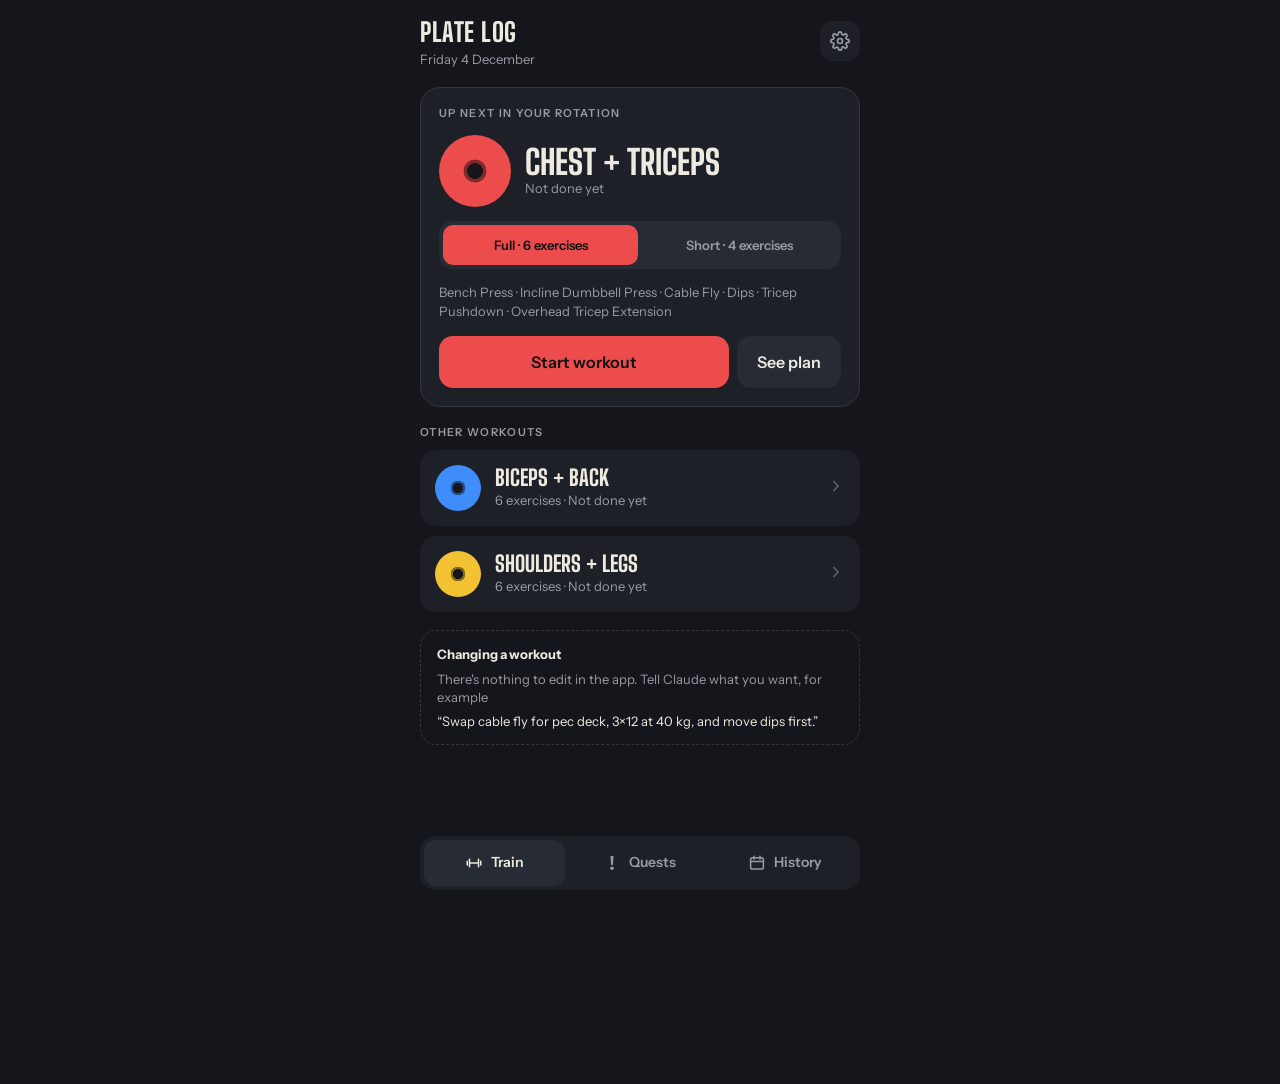
<file: index.html>
<!doctype html>
<html lang="en">
<head>
<meta charset="utf-8">
<meta name="viewport" content="width=device-width, initial-scale=1, viewport-fit=cover">
<title>Plate Log</title>
<meta name="theme-color" content="#14161b">
<link rel="manifest" href="manifest.webmanifest">
<link rel="icon" href="icons/icon-192.png">
<link rel="apple-touch-icon" href="icons/icon-192.png">
<link rel="preconnect" href="https://fonts.googleapis.com">
<link rel="preconnect" href="https://fonts.gstatic.com" crossorigin>
<link rel="stylesheet" href="https://fonts.googleapis.com/css2?family=Big+Shoulders+Display:wght@600;800&family=IM+Fell+English:ital@0;1&family=IM+Fell+English+SC&family=Instrument+Sans:wght@400;500;600&display=swap">
<style>
/* Layout: one phone-width column; session screen takes on the workout's bumper-plate colour; rest clock docks at the bottom. Deliberately dark-only (gym use, high contrast). */
:root {
  --floor: #14161b;      /* rubber gym floor */
  --raised: #1d2027;
  --raised-2: #272b34;
  --line: #313643;
  --chalk: #eeeae1;      /* chalk white text */
  --dim: #999ba5;
  --faint: #5e626d;
  /* competition bumper plates: 25 red, 20 blue, 15 yellow, 10 green */
  --red: #ec4c4c;
  --blue: #3f8cfb;
  --yellow: #f3c233;
  --green: #3db46a;
  --orange: #f0883a;
  --ink: #101114;        /* text on plate colours */
  --wk: var(--chalk);
  --font-display: "Big Shoulders Display", "Oswald", "Arial Narrow", sans-serif;
  --font-body: "Instrument Sans", system-ui, -apple-system, "Segoe UI", sans-serif;
  color-scheme: dark;
}
:root { padding-top: env(safe-area-inset-top, 0px); padding-bottom: env(safe-area-inset-bottom, 0px); }
[hidden] { display: none !important; }
html, body { height: 100%; margin: 0; }
body {
  background: var(--floor);
  color: var(--chalk);
  font-family: var(--font-body);
  font-size: 15px;
  line-height: 1.4;
  -webkit-tap-highlight-color: transparent;
  overscroll-behavior: none;
}
body::before {
  content: ""; position: fixed; inset: 0 0 auto; height: env(safe-area-inset-top, 0px);
  z-index: 10; background: var(--floor);
}
button { font: inherit; color: inherit; background: none; border: 0; cursor: pointer; padding: 0; }
button:focus-visible { outline: 2px solid var(--chalk); outline-offset: 2px; }
.app {
  max-width: 440px; margin: 0 auto; min-height: 100%;
  padding-left: max(16px, env(safe-area-inset-left, 0px));
  padding-right: max(16px, env(safe-area-inset-right, 0px));
  padding-block: 14px 170px;
  display: flex; flex-direction: column; gap: 18px;
}
.num { font-variant-numeric: tabular-nums; }
.display { font-family: var(--font-display); letter-spacing: 0.01em; }
.eyebrow { font-size: 11px; font-weight: 600; letter-spacing: 0.12em; text-transform: uppercase; color: var(--dim); }
h1, h2, h3 { margin: 0; text-wrap: balance; }

/* plate disc */
.plate {
  width: 46px; height: 46px; border-radius: 50%; flex: none;
  background:
    radial-gradient(circle, var(--floor) 0 15%, color-mix(in srgb, var(--c) 55%, #000) 16% 22%, var(--c) 23% 78%, color-mix(in srgb, var(--c) 70%, #000) 79% 82%, var(--c) 83%);
}
.plate.lg { width: 72px; height: 72px; }
.plate.sm { width: 14px; height: 14px; background: var(--c); }
.c-red { --c: var(--red); } .c-blue { --c: var(--blue); } .c-yellow { --c: var(--yellow); }

/* top bar */
.topbar { display: flex; align-items: center; justify-content: space-between; gap: 12px; }
.brand { font-family: var(--font-display); font-weight: 800; font-size: 26px; text-transform: uppercase; letter-spacing: 0.02em; }
.icon-btn { width: 40px; height: 40px; border-radius: 12px; display: grid; place-items: center; background: var(--raised); color: var(--dim); }
.icon-btn svg { width: 20px; height: 20px; }

/* cards */
.next-card {
  background: var(--raised); border-radius: 20px; padding: 18px;
  display: flex; flex-direction: column; gap: 14px;
  border: 1px solid var(--line);
}
.next-head { display: flex; gap: 14px; align-items: center; }
.next-head h2 { font-family: var(--font-display); font-weight: 800; font-size: 34px; line-height: 1; text-transform: uppercase; }
.meta { color: var(--dim); font-size: 13px; }
.len-toggle { display: grid; grid-template-columns: 1fr 1fr; gap: 4px; padding: 4px; border-radius: 14px; background: var(--raised-2); }
.len-toggle button { height: 40px; border-radius: 10px; font-size: 13px; font-weight: 600; color: var(--dim); }
.len-toggle button.on { background: var(--c, var(--chalk)); color: var(--ink); }
.ex-preview { color: var(--dim); font-size: 13px; line-height: 1.5; }
.btn {
  height: 52px; border-radius: 14px; padding: 0 20px;
  font-weight: 600; font-size: 16px;
  display: inline-flex; align-items: center; justify-content: center; gap: 8px;
}
.btn-primary { background: var(--c, var(--chalk)); color: var(--ink); }
.btn-ghost { background: var(--raised-2); color: var(--chalk); }
.btn-danger { background: transparent; color: var(--red); border: 1px solid color-mix(in srgb, var(--red) 40%, transparent); }
.btn-block { width: 100%; }
.workout-row {
  display: flex; align-items: center; gap: 14px; text-align: left; width: 100%;
  background: var(--raised); border-radius: 16px; padding: 14px; border: 1px solid transparent;
}
.workout-row .grow { flex: 1; min-width: 0; }
.workout-row h3 { font-family: var(--font-display); font-weight: 800; font-size: 22px; text-transform: uppercase; line-height: 1.05; }
.chev { color: var(--faint); }
.stack { display: flex; flex-direction: column; gap: 10px; }
.tip {
  border: 1px dashed var(--line); border-radius: 16px; padding: 14px 16px;
  display: flex; flex-direction: column; gap: 6px; color: var(--dim); font-size: 13px;
}
.tip q { color: var(--chalk); font-style: normal; }
.resume {
  display: flex; align-items: center; gap: 12px; width: 100%; text-align: left;
  background: color-mix(in srgb, var(--c) 18%, var(--raised)); border: 1px solid color-mix(in srgb, var(--c) 45%, transparent);
  border-radius: 16px; padding: 14px;
}
.resume .grow { flex: 1; }
.pulse { width: 10px; height: 10px; border-radius: 50%; background: var(--c); animation: pulse 1.6s infinite; }
@keyframes pulse { 50% { opacity: 0.25; } }

/* preview */
.back { display: inline-flex; align-items: center; gap: 6px; color: var(--dim); font-size: 14px; height: 40px; }
.hero { display: flex; gap: 16px; align-items: center; }
.hero h1 { font-family: var(--font-display); font-weight: 800; font-size: 40px; line-height: 0.95; text-transform: uppercase; }
.plan-list { display: flex; flex-direction: column; border-top: 1px solid var(--line); }
.plan-item { display: flex; justify-content: space-between; gap: 12px; padding: 13px 0; border-bottom: 1px solid var(--line); }
.howto {
  display: inline-flex; align-items: center; gap: 5px; margin-top: 4px;
  font-size: 12px; font-weight: 600; color: var(--dim); text-decoration: none;
  padding: 4px 9px 4px 7px; border-radius: 999px; background: var(--raised-2);
}
.howto svg { width: 13px; height: 13px; color: var(--red); }
.howto:active { background: var(--line); }
.howto:focus-visible { outline: 2px solid var(--chalk); outline-offset: 2px; }
.plan-item .r { text-align: right; color: var(--dim); font-size: 13px; white-space: nowrap; }
.plan-item b { font-weight: 600; }
.sample-note { font-size: 12px; color: var(--faint); }

/* session */
.session-bar {
  position: sticky; top: env(safe-area-inset-top, 0px); z-index: 5;
  background: var(--floor); margin-inline: -4px; padding: 6px 4px 10px;
  display: flex; align-items: center; gap: 10px;
  border-bottom: 2px solid var(--wk);
}
.session-bar .grow { flex: 1; min-width: 0; }
.session-bar h1 { font-family: var(--font-display); font-weight: 800; font-size: 24px; text-transform: uppercase; line-height: 1; white-space: nowrap; overflow: hidden; text-overflow: ellipsis; }
.session-bar .meta { font-size: 12px; }
.finish-btn { height: 40px; padding: 0 16px; border-radius: 12px; background: var(--raised-2); font-weight: 600; font-size: 14px; }
/* exercise strip: one segment per exercise, width by set count; tap to look ahead */
.strip-wrap { display: flex; flex-direction: column; gap: 4px; margin-top: -8px; }
.strip { display: flex; gap: 4px; }
.seg { flex: var(--n) 1 0; height: 26px; display: flex; align-items: center; min-width: 0; }
.seg i { display: block; position: relative; width: 100%; height: 6px; border-radius: 3px; background: var(--raised-2); overflow: hidden; transition: height 0.15s; }
.seg i b { position: absolute; inset: 0 auto 0 0; background: var(--wk); border-radius: 3px; }
.seg.on i { height: 12px; box-shadow: inset 0 0 0 1.5px var(--wk); }
.strip-meta { display: flex; justify-content: space-between; font-size: 12px; color: var(--dim); }

/* focus card: the one set you're about to do */
.focus { display: flex; flex-direction: column; gap: 14px; }
.focus-eyebrow { color: var(--wk); }
.focus-eyebrow.ahead { color: var(--dim); }
.focus-name { font-family: var(--font-display); font-weight: 800; font-size: 44px; line-height: 0.92; text-transform: uppercase; margin-top: 4px; }
.focus-meta { display: flex; align-items: center; gap: 6px; flex-wrap: wrap; }
.focus-meta .howto { margin: 0 0 0 auto; }
.sdot {
  width: 34px; height: 34px; border-radius: 50%; border: 1.5px solid var(--line);
  font-family: var(--font-display); font-weight: 800; font-size: 17px; color: var(--faint);
  display: grid; place-items: center;
}
.sdot.done { background: color-mix(in srgb, var(--wk) 24%, var(--raised)); border-color: transparent; color: var(--wk); }
.sdot.sel { border-color: var(--wk); color: var(--chalk); box-shadow: 0 0 0 3px color-mix(in srgb, var(--wk) 25%, transparent); }
.sdot.done.sel { color: var(--wk); }
.focus-last { display: flex; justify-content: space-between; align-items: center; gap: 10px; font-size: 13px; color: var(--dim); }
.focus-last b { color: var(--chalk); font-weight: 600; }
.focus .wheel { max-width: 250px; }
.focus .wheel-center { box-shadow: 0 0 0 6px var(--floor), 0 8px 24px rgb(0 0 0 / 0.5); }
.focus-links { display: flex; justify-content: center; gap: 8px; flex-wrap: wrap; }
.chip-btn { height: 36px; padding: 0 14px; border-radius: 999px; background: var(--raised-2); font-size: 13px; font-weight: 600; }
.chip-btn.accent { background: var(--wk); color: var(--ink); }
.all-done {
  display: flex; align-items: center; gap: 12px; padding: 14px; border-radius: 16px;
  background: color-mix(in srgb, var(--wk) 16%, var(--raised)); border: 1px solid color-mix(in srgb, var(--wk) 45%, transparent);
}
.all-done .grow { flex: 1; }

/* up next */
.upnext { display: flex; flex-direction: column; gap: 8px; }
.up-row { box-sizing: border-box; display: flex; align-items: center; gap: 12px; width: 100%; text-align: left; padding: 12px 14px; background: var(--raised); border-radius: 14px; }
.up-row .grow { flex: 1; min-width: 0; }
.up-row b { font-weight: 600; }
.up-row .r { font-family: var(--font-display); font-weight: 800; font-size: 22px; white-space: nowrap; }
.up-row .r small { font-family: var(--font-body); font-size: 12px; font-weight: 500; color: var(--dim); }
.up-row.same { background: transparent; border: 1px dashed var(--line); }

/* overview sheet */
.ov-row { display: flex; align-items: center; gap: 10px; width: 100%; text-align: left; padding: 12px 0; border-bottom: 1px solid var(--line); }
.ov-row .grow { flex: 1; min-width: 0; }
.ov-sets { display: flex; flex-wrap: wrap; gap: 4px 12px; font-size: 13px; color: var(--faint); margin-top: 2px; }
.ov-sets .d { color: var(--wk); }

/* dock + rest clock */
.dock {
  position: fixed; left: 0; right: 0; bottom: 0; z-index: 8;
  padding-left: max(12px, env(safe-area-inset-left, 0px));
  padding-right: max(12px, env(safe-area-inset-right, 0px));
  padding-bottom: calc(10px + env(safe-area-inset-bottom, 0px));
  background: linear-gradient(to top, var(--floor) 70%, transparent);
  padding-top: 18px;
}
.dock-inner { max-width: 440px; margin: 0 auto; display: flex; flex-direction: column; gap: 8px; }
.tabs { display: grid; grid-template-columns: repeat(3, 1fr); background: var(--raised); border-radius: 16px; padding: 4px; gap: 4px; }
.tab { height: 46px; border-radius: 12px; font-weight: 600; font-size: 14px; color: var(--dim); display: flex; align-items: center; justify-content: center; gap: 8px; }
.tab svg { width: 18px; height: 18px; }
.tab.on { background: var(--raised-2); color: var(--chalk); }
.rest {
  --stage: var(--dim);
  background: var(--raised); border-radius: 18px; padding: 12px 14px 12px;
  border: 1px solid color-mix(in srgb, var(--stage) 55%, var(--line));
  display: flex; flex-direction: column; gap: 8px;
  transition: border-color 0.3s;
}
.rest-row { display: flex; align-items: center; gap: 12px; }
.rest-clock { font-family: var(--font-display); font-weight: 800; font-size: 52px; line-height: 0.9; color: var(--stage); min-width: 3.1ch; transition: color 0.3s; }
.rest-txt { flex: 1; min-width: 0; }
.rest-label { font-size: 12px; font-weight: 600; letter-spacing: 0.1em; text-transform: uppercase; color: var(--stage); }
.rest-next { font-size: 13px; color: var(--dim); white-space: nowrap; overflow: hidden; text-overflow: ellipsis; }
.rest-next b { color: var(--chalk); font-weight: 600; }
.sound-btn { width: 44px; height: 44px; border-radius: 12px; background: var(--raised-2); display: grid; place-items: center; color: var(--dim); flex: none; }
.sound-btn svg { width: 20px; height: 20px; }
.track { position: relative; height: 6px; border-radius: 3px; background: var(--raised-2); }
.track-fill { position: absolute; inset: 0 auto 0 0; border-radius: 3px; background: var(--stage); width: 0; transition: background 0.3s; }
.track-mark { position: absolute; top: -3px; width: 2px; height: 12px; background: var(--line); border-radius: 1px; }
.track-mark span { position: absolute; top: 14px; left: 50%; transform: translateX(-50%); font-size: 10px; color: var(--faint); white-space: nowrap; }
.track-wrap { padding-bottom: 14px; }
.rest.idle .rest-clock { font-size: 30px; }
.rest.overdue { animation: overdue 1.2s infinite; }
@keyframes overdue { 50% { border-color: transparent; } }

/* sheets */
.backdrop { position: fixed; inset: 0; z-index: 20; background: rgb(0 0 0 / 0.6); display: flex; align-items: flex-end; justify-content: center; animation: fade 0.18s ease-out; }
.sheet {
  width: 100%; max-width: 480px; background: var(--raised); border-radius: 24px 24px 0 0;
  padding: 10px max(18px, env(safe-area-inset-right, 0px)) calc(18px + env(safe-area-inset-bottom, 0px)) max(18px, env(safe-area-inset-left, 0px));
  display: flex; flex-direction: column; gap: 14px; max-height: 92%; overflow-y: auto;
  animation: rise 0.22s cubic-bezier(.2,.8,.2,1);
}
.grabber { width: 40px; height: 5px; border-radius: 3px; background: var(--line); align-self: center; }
@keyframes fade { from { opacity: 0; } }
@keyframes rise { from { transform: translateY(40px); opacity: 0; } }
.sheet-head { display: flex; justify-content: space-between; align-items: flex-start; gap: 12px; }
.sheet-head h2 { font-size: 19px; font-weight: 600; }
.delta { font-size: 12px; font-weight: 600; padding: 3px 8px; border-radius: 999px; background: var(--raised-2); color: var(--dim); white-space: nowrap; }
.delta.up { color: var(--green); background: color-mix(in srgb, var(--green) 15%, var(--raised)); }
.delta.down { color: var(--orange); background: color-mix(in srgb, var(--orange) 15%, var(--raised)); }

/* wheel */
.wheel-area { display: grid; grid-template-columns: 44px 1fr 44px; align-items: center; gap: 6px; }
.fine { width: 44px; height: 44px; border-radius: 50%; background: var(--raised-2); font-weight: 600; font-size: 20px; color: var(--dim); }
.wheel {
  position: relative; width: 100%; max-width: 290px; aspect-ratio: 1; justify-self: center;
  touch-action: none; user-select: none; -webkit-user-select: none; cursor: grab;
}
.wheel svg { width: 100%; height: 100%; display: block; }
.wheel .dial { transform-origin: 150px 150px; }
.wheel-center {
  position: absolute; inset: 27%; border-radius: 50%;
  background: var(--wk); color: var(--ink);
  display: flex; flex-direction: column; align-items: center; justify-content: center; gap: 0;
  box-shadow: 0 0 0 6px var(--raised), 0 8px 24px rgb(0 0 0 / 0.5);
  cursor: pointer;
}
.wheel-center:active { transform: scale(0.96); }
.wheel-center .v { font-family: var(--font-display); font-weight: 800; font-size: 46px; line-height: 0.9; }
.wheel-center .u { font-size: 12px; font-weight: 600; opacity: 0.7; }
.wheel-center .a { margin-top: 6px; font-size: 11px; font-weight: 700; letter-spacing: 0.14em; text-transform: uppercase; padding: 4px 10px; border-radius: 999px; background: rgb(0 0 0 / 0.14); }
.reps { display: flex; align-items: center; justify-content: center; gap: 14px; }
.reps button { width: 48px; height: 48px; border-radius: 14px; background: var(--raised-2); font-size: 22px; font-weight: 600; }
.reps .rv { min-width: 92px; text-align: center; }
.reps .rv b { font-family: var(--font-display); font-weight: 800; font-size: 32px; display: block; line-height: 1; }
.reps .rv span { font-size: 12px; color: var(--dim); }
.hint { text-align: center; font-size: 12px; color: var(--faint); }

/* settings */
.setting { display: flex; align-items: center; justify-content: space-between; gap: 12px; padding: 12px 0; border-bottom: 1px solid var(--line); }
.toggle { width: 52px; height: 32px; border-radius: 16px; background: var(--raised-2); position: relative; flex: none; }
.toggle::after { content: ""; position: absolute; top: 3px; left: 3px; width: 26px; height: 26px; border-radius: 50%; background: var(--dim); transition: transform 0.2s; }
.toggle.on { background: var(--green); }
.toggle.on::after { transform: translateX(20px); background: var(--chalk); }
.volume { flex: 1; min-width: 0; accent-color: var(--chalk); }
.stage-row { display: flex; align-items: center; gap: 12px; padding: 10px 0; border-bottom: 1px solid var(--line); }
.stage-dot { width: 12px; height: 12px; border-radius: 50%; flex: none; }
.stage-row .grow { flex: 1; }
.stage-row .t { font-family: var(--font-display); font-weight: 800; font-size: 22px; width: 52px; }
.play { height: 36px; padding: 0 14px; border-radius: 10px; background: var(--raised-2); font-size: 13px; font-weight: 600; display: inline-flex; align-items: center; cursor: pointer; }
.play input, .pick input { display: none; }
.pick {
  height: 52px; border-radius: 14px; background: var(--chalk); color: var(--ink); font-weight: 600; font-size: 16px;
  display: flex; align-items: center; justify-content: center; cursor: pointer;
}
.pick:focus-within { outline: 2px solid var(--chalk); outline-offset: 2px; }
.snd-row { display: flex; align-items: center; gap: 8px; padding: 10px 0; border-bottom: 1px solid var(--line); }
.snd-row .grow { flex: 1; min-width: 0; }
.snd-row .file { font-size: 12px; color: var(--green); white-space: nowrap; overflow: hidden; text-overflow: ellipsis; display: block; }
.snd-row .file.none { color: var(--faint); }
.snd-row .file.bad { color: var(--orange); white-space: normal; }
.diag { display: flex; flex-direction: column; gap: 3px; padding: 10px 12px; border-radius: 12px; background: var(--floor); font-size: 11px; color: var(--dim); overflow-wrap: anywhere; }
.diag b { color: var(--chalk); font-weight: 600; }
.link-btn { font-size: 13px; font-weight: 600; color: var(--dim); padding: 6px 4px; }

/* summary */
.stats { display: grid; grid-template-columns: 1fr 1fr; gap: 10px; }
.stat { background: var(--raised); border-radius: 16px; padding: 14px; }
.stat b { display: block; font-family: var(--font-display); font-weight: 800; font-size: 34px; line-height: 1; }
.stat span { font-size: 12px; color: var(--dim); }
.changes { display: flex; flex-direction: column; gap: 6px; font-size: 14px; }
.changes .up { color: var(--green); }
.changes .down { color: var(--orange); }

/* history */
.banner { background: var(--raised); border-radius: 14px; padding: 12px 14px; font-size: 13px; color: var(--dim); display: flex; flex-direction: column; gap: 10px; }
.banner button { align-self: flex-start; font-size: 13px; font-weight: 600; color: var(--chalk); padding: 6px 12px; border-radius: 10px; background: var(--raised-2); }
.month-head { display: flex; align-items: center; justify-content: space-between; }
.month-head h2 { font-family: var(--font-display); font-weight: 800; font-size: 28px; text-transform: uppercase; }
.cal { display: grid; grid-template-columns: repeat(7, 1fr); gap: 4px; }
.cal .dow { font-size: 11px; color: var(--faint); text-align: center; padding-bottom: 4px; font-weight: 600; }
.day {
  aspect-ratio: 1; border-radius: 12px; display: flex; flex-direction: column; align-items: center; justify-content: center; gap: 4px;
  font-size: 14px; color: var(--dim); background: transparent; max-width: 100%;
}
.day.has { background: var(--raised); color: var(--chalk); font-weight: 600; }
.day.today { box-shadow: inset 0 0 0 1.5px var(--chalk); }
.day.sel { background: var(--raised-2); }
.day.out { visibility: hidden; }
.day .dots { display: flex; gap: 3px; height: 8px; }
.day .dots i { width: 8px; height: 8px; border-radius: 50%; background: var(--c); }
.legend { display: flex; flex-wrap: wrap; gap: 14px; font-size: 12px; color: var(--dim); }
.legend span { display: inline-flex; align-items: center; gap: 6px; }
.legend i { width: 10px; height: 10px; border-radius: 50%; background: var(--c); }
.hist-row { display: flex; align-items: center; gap: 12px; width: 100%; text-align: left; padding: 12px 0; border-bottom: 1px solid var(--line); }
.hist-row .grow { flex: 1; min-width: 0; }
.hist-row b { font-weight: 600; }
.hist-row .r { text-align: right; font-size: 13px; color: var(--dim); }
.mini-stats { display: flex; gap: 20px; }
.mini-stats div b { font-family: var(--font-display); font-weight: 800; font-size: 28px; display: block; line-height: 1; }
.mini-stats div span { font-size: 12px; color: var(--dim); }
.detail-ex { padding: 10px 0; border-bottom: 1px solid var(--line); display: flex; flex-direction: column; gap: 4px; }
.detail-ex .sets { color: var(--dim); font-size: 13px; }
.empty { color: var(--faint); font-size: 14px; padding: 12px 0; }

.toast {
  position: fixed; left: 50%; transform: translateX(-50%);
  top: calc(12px + env(safe-area-inset-top, 0px)); z-index: 30;
  background: var(--chalk); color: var(--ink); font-weight: 600; font-size: 14px;
  padding: 10px 16px; border-radius: 999px; box-shadow: 0 8px 24px rgb(0 0 0 / 0.4);
  max-width: calc(100% - 32px); white-space: nowrap; overflow: hidden; text-overflow: ellipsis;
}
/* announcer callout */
.announce { position: fixed; inset: 0; z-index: 25; display: grid; place-items: center; pointer-events: none; padding: 0 16px; }
.announce span {
  font-family: var(--font-display); font-weight: 800; font-size: clamp(48px, 15vw, 80px); line-height: 0.9;
  text-transform: uppercase; text-align: center; color: var(--red); transform: skewX(-8deg);
  text-shadow: 0 0 28px color-mix(in srgb, var(--red) 60%, transparent), 0 4px 0 var(--ink);
  animation: slam 1.5s ease-out forwards;
}
.announce.gold span { color: var(--yellow); text-shadow: 0 0 28px color-mix(in srgb, var(--yellow) 55%, transparent), 0 4px 0 var(--ink); }
@keyframes slam {
  0% { transform: skewX(-8deg) scale(2.2); opacity: 0; }
  12% { transform: skewX(-8deg) scale(1); opacity: 1; }
  75% { opacity: 1; }
  100% { transform: skewX(-8deg) scale(1.06); opacity: 0; }
}
.mock-tag { font-size: 10px; font-weight: 700; letter-spacing: 0.12em; color: var(--faint); border: 1px solid var(--line); border-radius: 6px; padding: 2px 6px; }

@media (prefers-reduced-motion: reduce) {
  *, *::before, *::after { animation: none !important; transition: none !important; }
}
</style>
<link rel="stylesheet" href="quest.css?v=6">
</head>
<body>
<div id="app" class="app"></div>
<div id="dock" class="dock"></div>
<div id="sheet-root"></div>
<div id="toast" class="toast" hidden></div>

<script src="quest-sprite.js?v=2"></script>
<script src="quest-ranks.js?v=1"></script>
<script src="quest.js?v=6"></script>
<script>
/* ---------- The plan. In the real app this lives in a file Claude edits when you describe a change. ---------- */
const PLAN = [
  { id: 'chest', name: 'Chest + Triceps', color: 'red', short: ['bench', 'incline-db', 'dips', 'pushdown'], exercises: [
    { id: 'bench', name: 'Bench Press', sets: 4, reps: 8, weight: 60, step: 2.5 },
    { id: 'incline-db', name: 'Incline Dumbbell Press', sets: 3, reps: 10, weight: 22, step: 2, note: 'per dumbbell' },
    { id: 'cable-fly', name: 'Cable Fly', sets: 3, reps: 12, weight: 15, step: 2.5 },
    { id: 'dips', name: 'Dips', sets: 3, reps: 10, weight: 0, step: 2.5, note: '+ added, − assisted' },
    { id: 'pushdown', name: 'Tricep Pushdown', sets: 3, reps: 12, weight: 25, step: 2.5 },
    { id: 'oh-ext', name: 'Overhead Tricep Extension', sets: 3, reps: 12, weight: 20, step: 2.5 },
  ]},
  { id: 'back', name: 'Biceps + Back', color: 'blue', short: ['deadlift', 'pulldown', 'cable-row', 'bb-curl'], exercises: [
    { id: 'deadlift', name: 'Deadlift', sets: 3, reps: 5, weight: 100, step: 5 },
    { id: 'pulldown', name: 'Lat Pulldown', sets: 4, reps: 10, weight: 55, step: 2.5 },
    { id: 'cable-row', name: 'Seated Cable Row', sets: 3, reps: 10, weight: 50, step: 2.5 },
    { id: 'db-row', name: 'One-Arm Dumbbell Row', sets: 3, reps: 10, weight: 30, step: 2, note: 'per arm' },
    { id: 'bb-curl', name: 'Barbell Curl', sets: 3, reps: 10, weight: 30, step: 2.5 },
    { id: 'hammer', name: 'Hammer Curl', sets: 3, reps: 12, weight: 14, step: 2, note: 'per dumbbell' },
  ]},
  { id: 'legs', name: 'Shoulders + Legs', color: 'yellow', short: ['squat', 'ohp', 'rdl', 'lat-raise'], exercises: [
    { id: 'squat', name: 'Back Squat', sets: 4, reps: 8, weight: 80, step: 2.5 },
    { id: 'ohp', name: 'Overhead Press', sets: 4, reps: 8, weight: 40, step: 2.5 },
    { id: 'rdl', name: 'Romanian Deadlift', sets: 3, reps: 10, weight: 70, step: 2.5 },
    { id: 'lat-raise', name: 'Lateral Raise', sets: 3, reps: 15, weight: 10, step: 1, note: 'per dumbbell' },
    { id: 'leg-press', name: 'Leg Press', sets: 3, reps: 12, weight: 140, step: 5 },
    { id: 'calf', name: 'Standing Calf Raise', sets: 4, reps: 15, weight: 60, step: 5 },
  ]},
];
const STAGES = [
  { t: 60,  label: 'Ready when you are', color: 'var(--green)',  sound: 'one' },
  { t: 90,  label: 'Time for the next set', color: 'var(--yellow)', sound: 'two' },
  { t: 120, label: 'Getting long', color: 'var(--orange)', sound: 'three' },
  { t: 180, label: 'Cooling down', color: 'var(--red)', sound: 'long' },
];
const TRACK_MAX = 200;
const KEY = 'platelog-v1';

/* ---------- state ---------- */
let S = load() || fresh();
let view = { screen: S.active ? 'session' : S.quest ? 'quests' : 'home', workoutId: null, month: null, selDay: null, summary: null };
let sheet = null;          // { type, ... }
let focus = null;          // the set shown on the workout screen: { exId, i, weight, reps, rot }
let clearArmed = false;

function fresh() {
  return { history: [], last: {}, active: null, sound: true };
}
function load() { try { const raw = localStorage.getItem(KEY); return raw ? JSON.parse(raw) : null; } catch (e) { return null; } }
function save() { try { localStorage.setItem(KEY, JSON.stringify(S)); } catch (e) {} }
// Ask Android not to clear this app's storage when space runs low.
try { navigator.storage && navigator.storage.persist && navigator.storage.persist(); } catch (e) {}

/* ---------- backup: your history as a file you keep ---------- */
function exportBackup() {
  const data = { app: 'plate-log', version: 1, exported: new Date().toISOString(), history: S.history, questLog: S.questLog || [], hero: S.hero, volume: S.volume, sound: S.sound, announcer: S.announcer };
  const blob = new Blob([JSON.stringify(data, null, 1)], { type: 'application/json' });
  const a = document.createElement('a');
  a.href = URL.createObjectURL(blob);
  a.download = 'plate-log-backup-' + new Date().toISOString().slice(0, 10) + '.json';
  document.body.appendChild(a); a.click(); a.remove();
  setTimeout(() => URL.revokeObjectURL(a.href), 2000);
  toast('Backup saved to Downloads');
}
async function importBackup(file) {
  try {
    const data = JSON.parse(await file.text());
    if (data.app !== 'plate-log' || !Array.isArray(data.history)) throw new Error('not a Plate Log backup');
    const have = new Set(S.history.map(h => h.id));
    const added = data.history.filter(h => !have.has(h.id));
    S.history.push(...added); rebuildLast(S);
    const haveQ = new Set((S.questLog || []).map(q => q.id));   // quest mode sessions and the hero's level
    const addedQ = (data.questLog || []).filter(q => !haveQ.has(q.id));
    (S.questLog ||= []).push(...addedQ);
    if (data.hero && (!S.hero || data.hero.level > S.hero.level || (data.hero.level === S.hero.level && data.hero.xp > S.hero.xp))) S.hero = data.hero;
    save();
    sheet = null; render(); toast(`Restored ${added.length} workout${added.length === 1 ? '' : 's'}${addedQ.length ? ` and ${addedQ.length} quest session${addedQ.length === 1 ? '' : 's'}` : ''}`);
  } catch (e) { toast(`Couldn't restore: ${e.message}`); }
}
function rebuildLast(s) {
  s.last = {};
  [...s.history].sort((a, b) => a.start - b.start).forEach(sess => {
    const per = {};
    sess.sets.forEach(x => { (per[x.exId] ||= [])[x.i] = { weight: x.weight, reps: x.reps }; });
    Object.assign(s.last, per);
  });
}

/* ---------- helpers ---------- */
const $ = sel => document.querySelector(sel);
function byId(id) { return PLAN.find(w => w.id === id); }
function exById(w, id) { return w.exercises.find(e => e.id === id); }
function roundTo(v, step) { return Math.round(v / step) * step; }
// Weights below zero are machine assistance (assisted dips/pull-ups): −20 means 20 kg of help.
function fmtW(v) {
  if (v === 0) return 'BW';
  const a = Math.abs(v);
  return (v < 0 ? '−' : '') + (Number.isInteger(a) ? String(a) : a.toFixed(a * 10 % 1 ? 2 : 1));
}
function fmtWU(v) { return v === 0 ? 'bodyweight' : v < 0 ? fmtW(-v) + ' kg assisted' : fmtW(v) + ' kg'; }
function unitLabel(v) { return v === 0 ? 'bodyweight' : v < 0 ? 'kg assist' : 'kg'; }
function fmtClock(ms) { const s = Math.max(0, Math.floor(ms / 1000)); return Math.floor(s / 60) + ':' + String(s % 60).padStart(2, '0'); }
function fmtDur(ms) { const m = Math.round(ms / 60000); return m < 60 ? m + ' min' : Math.floor(m / 60) + ' h ' + (m % 60) + ' min'; }
const DAYS = ['Sun','Mon','Tue','Wed','Thu','Fri','Sat'];
const MONTHS = ['January','February','March','April','May','June','July','August','September','October','November','December'];
function fmtDate(ts) { const d = new Date(ts); return DAYS[d.getDay()] + ' ' + d.getDate() + ' ' + MONTHS[d.getMonth()].slice(0, 3); }
function fmtTime(ts) { const d = new Date(ts); return String(d.getHours()).padStart(2, '0') + ':' + String(d.getMinutes()).padStart(2, '0'); }
function daysAgo(ts) {
  const a = new Date(); a.setHours(0,0,0,0); const b = new Date(ts); b.setHours(0,0,0,0);
  const n = Math.round((a - b) / 86400000);
  return n === 0 ? 'today' : n === 1 ? 'yesterday' : n + ' days ago';
}
function lastSessionOf(wid) { return S.history.filter(h => h.workoutId === wid).sort((a, b) => b.start - a.start)[0]; }
function nextWorkout() {
  const last = [...S.history].sort((a, b) => b.start - a.start)[0];
  if (!last) return PLAN[0];
  const i = PLAN.findIndex(w => w.id === last.workoutId);
  return PLAN[(i + 1) % PLAN.length];
}
// Form video: an exercise can pin a specific video with `video: 'https://youtu.be/...'`; otherwise it opens a YouTube search.
function howToUrl(ex) { return ex.video || 'https://www.youtube.com/results?search_query=' + encodeURIComponent(ex.name + ' proper form'); }
function howTo(ex) { return `<a class="howto" href="${howToUrl(ex)}" target="_blank" rel="noopener">${ICON.play} How to</a>`; }
function toast(msg) {
  const t = $('#toast'); t.textContent = msg; t.hidden = false;
  clearTimeout(toast.h); toast.h = setTimeout(() => { t.hidden = true; }, 1800);
}
const ICON = {
  gear: '<svg viewBox="0 0 24 24" fill="none" stroke="currentColor" stroke-width="2" stroke-linecap="round" stroke-linejoin="round"><circle cx="12" cy="12" r="3"/><path d="M19.4 15a1.7 1.7 0 0 0 .3 1.8l.1.1a2 2 0 1 1-2.8 2.8l-.1-.1a1.7 1.7 0 0 0-1.8-.3 1.7 1.7 0 0 0-1 1.5V21a2 2 0 1 1-4 0v-.1a1.7 1.7 0 0 0-1.1-1.5 1.7 1.7 0 0 0-1.8.3l-.1.1a2 2 0 1 1-2.8-2.8l.1-.1a1.7 1.7 0 0 0 .3-1.8 1.7 1.7 0 0 0-1.5-1H3a2 2 0 1 1 0-4h.1a1.7 1.7 0 0 0 1.5-1.1 1.7 1.7 0 0 0-.3-1.8l-.1-.1a2 2 0 1 1 2.8-2.8l.1.1a1.7 1.7 0 0 0 1.8.3H9a1.7 1.7 0 0 0 1-1.5V3a2 2 0 1 1 4 0v.1a1.7 1.7 0 0 0 1 1.5 1.7 1.7 0 0 0 1.8-.3l.1-.1a2 2 0 1 1 2.8 2.8l-.1.1a1.7 1.7 0 0 0-.3 1.8V9a1.7 1.7 0 0 0 1.5 1H21a2 2 0 1 1 0 4h-.1a1.7 1.7 0 0 0-1.5 1z"/></svg>',
  check: '<svg viewBox="0 0 24 24" fill="none" stroke="currentColor" stroke-width="3" stroke-linecap="round" stroke-linejoin="round"><path d="M5 12.5l4.5 4.5L19 7.5"/></svg>',
  back: '<svg width="18" height="18" viewBox="0 0 24 24" fill="none" stroke="currentColor" stroke-width="2.2" stroke-linecap="round" stroke-linejoin="round"><path d="M15 18l-6-6 6-6"/></svg>',
  chev: '<svg width="18" height="18" viewBox="0 0 24 24" fill="none" stroke="currentColor" stroke-width="2.2" stroke-linecap="round" stroke-linejoin="round"><path d="M9 18l6-6-6-6"/></svg>',
  dumbbell: '<svg viewBox="0 0 24 24" fill="none" stroke="currentColor" stroke-width="2" stroke-linecap="round"><path d="M6 7v10M18 7v10M3 9.5v5M21 9.5v5M6 12h12"/></svg>',
  cal: '<svg viewBox="0 0 24 24" fill="none" stroke="currentColor" stroke-width="2" stroke-linecap="round" stroke-linejoin="round"><rect x="3.5" y="5" width="17" height="15" rx="2.5"/><path d="M3.5 10h17M8 3v4M16 3v4"/></svg>',
  list: '<svg viewBox="0 0 24 24" fill="none" stroke="currentColor" stroke-width="2" stroke-linecap="round"><path d="M9 6h11M9 12h11M9 18h11M4.5 6h.01M4.5 12h.01M4.5 18h.01"/></svg>',
  play: '<svg viewBox="0 0 24 24" fill="currentColor"><path d="M7 4.5v15l13-7.5z"/></svg>',
  soundOn: '<svg viewBox="0 0 24 24" fill="none" stroke="currentColor" stroke-width="2" stroke-linecap="round" stroke-linejoin="round"><path d="M11 5L6 9H3v6h3l5 4z"/><path d="M15.5 8.5a5 5 0 0 1 0 7M18.5 5.5a9 9 0 0 1 0 13"/></svg>',
  soundOff: '<svg viewBox="0 0 24 24" fill="none" stroke="currentColor" stroke-width="2" stroke-linecap="round" stroke-linejoin="round"><path d="M11 5L6 9H3v6h3l5 4z"/><path d="M22 9l-6 6M16 9l6 6"/></svg>',
};

/* ---------- sound ---------- */
let audio = null;
function ensureAudio() {
  try {
    if (!audio) audio = new (window.AudioContext || window.webkitAudioContext)();
    if (audio.state === 'suspended') audio.resume();
  } catch (e) {}
}
// Master volume for every sound (beeps, your clips, the voice); 0.6 by default, set in settings.
function level() { return Math.max(0.05, S.volume ?? 0.6); }
function tone(freq, at, dur, vol = 0.22, type = 'square') {
  if (!audio) return;
  const o = audio.createOscillator(), g = audio.createGain();
  o.type = type; o.frequency.value = freq;
  const t = audio.currentTime + at;
  g.gain.setValueAtTime(0.0001, t);
  g.gain.exponentialRampToValueAtTime(vol * level(), t + 0.01);
  g.gain.exponentialRampToValueAtTime(0.0001, t + dur);
  o.connect(g).connect(audio.destination); o.start(t); o.stop(t + dur + 0.05);
}
function playStage(kind, force) {
  if (!S.sound && !force) return;
  ensureAudio();
  if (kind === 'one') tone(880, 0, 0.18);
  if (kind === 'two') { tone(988, 0, 0.14); tone(988, 0.22, 0.14); }
  if (kind === 'three') { tone(1175, 0, 0.12); tone(1175, 0.18, 0.12); tone(1175, 0.36, 0.12); }
  if (kind === 'long') { tone(660, 0, 0.35, 0.25, 'sawtooth'); tone(440, 0.4, 0.7, 0.25, 'sawtooth'); }
  try { navigator.vibrate && navigator.vibrate(kind === 'long' ? [300, 120, 500] : [120]); } catch (e) {}
}
function tick() { if (audio) tone(2400, 0, 0.02, 0.05, 'triangle'); try { navigator.vibrate && navigator.vibrate(4); } catch (e) {} }

/* ---------- announcer: arena-style callouts as the workout progresses ---------- */
// The big callouts only play on an exercise's last set, and climb as exercises get finished:
// the last exercise is Godlike, the one before it Holy Sh*t, and the earlier ones spread from Multi Kill up to Monster Kill.
const LADDER = ['Multi Kill', 'Rampage', 'Killing Spree', 'Dominating', 'Unstoppable', 'Mega Kill', 'Ultra Kill', 'Monster Kill'];
function exerciseCall(finished, count) {
  if (finished >= count) return 'Godlike';
  if (finished === count - 1) return 'Holy Sh*t';
  const span = count - 2;   // exercises before the last two
  return LADDER[span <= 1 ? LADDER.length - 1 : Math.round((finished - 1) / (span - 1) * (LADDER.length - 1))];
}
// Priority when a set is logged: finishing an exercise, then First Blood (first set of the workout),
// then Headshot (heavier than last time), then Double/Triple Kill for the exercise's 2nd/3rd set.
function setCall(o) {
  if (o.exerciseFinished) return exerciseCall(o.exercisesFinished, o.exerciseCount);
  if (o.doneInWorkout === 1) return 'First Blood';
  if (o.beatLast) return 'Headshot';
  if (o.doneInExercise === 2) return 'Double Kill';
  if (o.doneInExercise === 3) return 'Triple Kill';
  return null;
}
const GOLD = ['Godlike', 'Headshot', 'Flawless Victory', 'Prepare for Battle'];
function say(text) {
  try {
    const synth = window.speechSynthesis; if (!synth) return;
    synth.cancel();
    const u = new SpeechSynthesisUtterance(text);
    const voices = synth.getVoices();
    u.voice = voices.find(v => /^en/i.test(v.lang) && /male|daniel|george|arthur|david|guy/i.test(v.name)) || voices.find(v => /^en/i.test(v.lang)) || null;
    u.pitch = 0.2; u.rate = 0.82; u.volume = level();
    synth.speak(u);
  } catch (e) {}
}
function announce(text, gold) {
  if (S.announcer === false) return;
  const el = document.createElement('div');
  el.className = 'announce' + (gold ? ' gold' : '');
  el.innerHTML = `<span>${text}</span>`;
  document.body.appendChild(el);
  setTimeout(() => el.remove(), 1600);
  if (!S.sound) { diag.play = `${text}: silent (sounds muted)`; return; }
  const call = CALLS.find(c => c.name === text);
  diag.play = `${text}: voice (no file loaded for it)`;
  if (call && playCustom(call.id)) return;
  ensureAudio();
  tone(150, 0, 0.35, 0.22, 'sawtooth'); tone(75, 0.02, 0.5, 0.25, 'square');
  setTimeout(() => say(text.replace('Sh*t', 'shit') + '!'), 120);
}

/* ---------- your own sound files: kept in this browser only (IndexedDB), never uploaded ---------- */
// aliases: other file names that count as takes of the same callout
const CALLS = [
  ['Prepare for Battle', ['preparetofight', 'pickupyourweaponsandfight']],
  ['First Blood'], ['Double Kill'], ['Triple Kill'], ['Multi Kill'], ['Rampage'], ['Killing Spree'], ['Dominating'],
  ['Unstoppable'], ['Mega Kill'], ['Ultra Kill'], ['Monster Kill'], ['Holy Sh*t'], ['Godlike'], ['Headshot'],
  ['Flawless Victory'],
  ['Impressive', ['excellent', 'outstanding']],
].map(([name, more = []]) => {
  const id = name.toLowerCase().replace('*', 'i').replace(/[^a-z]/g, '');
  return { name, id, aliases: [id, ...more] };
});
const custom = {};          // id -> [{ key, name, buf, err }]; several takes of one callout rotate at random
const BUILD = 'v6';
const diag = { pick: 'no files picked yet', play: 'nothing played yet', load: 'checking saved files…' };   // shown on the sounds screen
let soundsSaved = true;     // false when this browser won't store files
const esc = s => String(s).replace(/[&<>"]/g, c => ({ '&': '&amp;', '<': '&lt;', '>': '&gt;', '"': '&quot;' }[c]));
function soundDb() {
  return new Promise((res, rej) => {
    const r = indexedDB.open('platelog-sounds', 1);
    r.onupgradeneeded = () => r.result.createObjectStore('s');
    r.onsuccess = () => res(r.result); r.onerror = () => rej(r.error);
  });
}
// Some browsers never answer an IndexedDB request inside an embedded page, so every call gives up after a few seconds.
function dbDo(mode, fn) {
  const work = soundDb().then(db => new Promise((res, rej) => {
    const tx = db.transaction('s', mode); const out = fn(tx.objectStore('s'));
    tx.oncomplete = () => res(out && out.result); tx.onerror = () => rej(tx.error); tx.onabort = () => rej(tx.error);
  }));
  return Promise.race([work, new Promise((_, rej) => setTimeout(() => rej(new Error('storage timed out')), 4000))]);
}
async function loadSounds() {
  try {
    const keys = await dbDo('readonly', st => st.getAllKeys());
    const vals = await dbDo('readonly', st => st.getAll());
    keys.forEach((k, n) => { if (vals[n] instanceof Blob) addTake(String(k).split('|')[0], k, vals[n]); });
    diag.load = `found ${keys.length} saved file${keys.length === 1 ? '' : 's'} on this device`;
  } catch (e) { soundsSaved = false; diag.load = `can't read saved files (${e && (e.name || e.message)})`; }
  if (sheet && sheet.type === 'sounds') renderSheet();
}
// Files are decoded into Web Audio buffers. Playing a blob: URL through an <audio> element can be blocked
// inside the artifact viewer, so the page never hands the browser a URL at all.
function audioCtx() {
  if (!audio) { try { audio = new (window.AudioContext || window.webkitAudioContext)(); } catch (e) {} }
  return audio;
}
try { if (navigator.audioSession) navigator.audioSession.type = 'playback'; } catch (e) {}   // iPhone: play even with the silent switch on
function addTake(id, key, file) {
  const list = custom[id] ||= [];
  const old = list.findIndex(t => t.key === key);   // same file picked again replaces itself
  if (old >= 0) list.splice(old, 1);
  const take = { key, name: file.name || 'your file', buf: null, err: null, file };   // file: the original bytes, for the lock-screen card
  list.push(take);
  const ctx = audioCtx();
  if (!ctx) { take.err = 'no Web Audio'; return; }
  file.arrayBuffer()
    .then(ab => new Promise((res, rej) => ctx.decodeAudioData(ab, res, rej)))
    .then(buf => { take.buf = buf; })
    .catch(e => { take.err = (e && e.name) || 'unreadable'; })
    .finally(() => { if (sheet && sheet.type === 'sounds') renderSheet(); });
}
function takeKey(id, file) { return id + '|' + (file.name || Date.now()); }
async function saveTakes(items) {
  try { await dbDo('readwrite', st => { items.forEach(([key, file]) => st.put(file, key)); }); soundsSaved = true; }
  catch (e) { soundsSaved = false; }
  if (sheet && sheet.type === 'sounds') renderSheet();
  cacheCardSounds();
}
async function removeSound(id) {
  const list = custom[id] || [];
  delete custom[id];
  try { await dbDo('readwrite', st => { list.forEach(t => st.delete(t.key)); }); } catch (e) {}
  cacheCardSounds();
}
// "First_Blood.wav", "firstblood.mp3", "Head Shot.ogg" all match by name
function matchCall(fileName) {
  const n = fileName.replace(/\.[^.]+$/, '').toLowerCase().replace(/[^a-z]/g, '');
  return CALLS.find(c => c.aliases.some(a => n.includes(a))) || null;
}
const lastTake = {};
function playCustom(id) {
  const list = (custom[id] || []).filter(t => t.buf);
  if (!list.length) {
    const bad = (custom[id] || []).find(t => t.err);
    if (bad) { toast(`Couldn't read ${bad.name} (${bad.err}), using the voice`); diag.play = `${bad.name}: voice (file unreadable: ${bad.err})`; }
    else if ((custom[id] || []).length) diag.play = `${id}: voice (file still being read)`;
    return false;
  }
  let n = Math.floor(Math.random() * list.length);
  if (list.length > 1 && n === lastTake[id]) n = (n + 1) % list.length;   // never the same take twice in a row
  lastTake[id] = n;
  try {
    ensureAudio();
    const src = audio.createBufferSource();
    src.buffer = list[n].buf;
    const g = audio.createGain(); g.gain.value = level();
    src.connect(g).connect(audio.destination);
    src.start(0);
  } catch (e) { toast(`Couldn't play ${list[n].name}: ${e.name || 'error'}`); diag.play = `${list[n].name}: failed (${e.name || 'error'})`; return false; }
  diag.play = `${CALLS.find(c => c.id === id).name}: your file ${list[n].name} (audio ${audio.state})`;
  return true;
}
// Files go into memory right away so they play immediately; saving to the phone happens afterwards.
function addFiles(files, onlyId) {
  const missed = []; const toSave = [];
  for (const f of files) {
    const call = onlyId ? CALLS.find(c => c.id === onlyId) : matchCall(f.name);
    if (!call) { missed.push(f.name); continue; }
    const key = takeKey(call.id, f);
    addTake(call.id, key, f); toSave.push([key, f]);
  }
  renderSheet();
  diag.pick = `picked ${files.length}: ${files.slice(0, 3).map(f => f.name + ' (' + Math.round(f.size / 1024) + ' KB)').join(', ')}${files.length > 3 ? '…' : ''} → matched ${toSave.length}`;
  toast(missed.length ? `Matched ${toSave.length}, couldn't match ${missed.length}: ${missed.slice(0, 2).join(', ')}` : `Added ${toSave.length} sound${toSave.length === 1 ? '' : 's'}`);
  if (toSave.length) saveTakes(toSave);
}
document.addEventListener('change', e => {
  const inp = e.target.closest('input[data-sound-input]'); if (!inp) return;
  if (!inp.files || !inp.files.length) { diag.pick = 'file picker closed with no files'; renderSheet(); return; }
  addFiles([...inp.files], inp.dataset.call || null);
});
document.addEventListener('input', e => {
  if (e.target.id !== 'volume') return;
  S.volume = +e.target.value / 100; save();
  $('#volume-v').textContent = e.target.value + '%';
});
document.addEventListener('change', e => {
  if (e.target.id === 'volume') playStage('one', true);   // let you hear the new level
  if (e.target.id === 'backup-file' && e.target.files.length) importBackup(e.target.files[0]);
});
// The announcer clips aren't part of this app. On first launch the phone downloads them straight from
// the public repo below and keeps them in its own storage, so they work offline afterwards.
const SOUND_REPO = 'https://github.com/unknown-gd/unreal-tournament-killstreak-sounds';
const SOUND_SOURCE = 'https://raw.githubusercontent.com/unknown-gd/unreal-tournament-killstreak-sounds/main/sound/killstreak-sounds/';
const SOURCE_FILES = [
  'prepareforbattle', 'preparetofight', 'pickupyourweaponsandfight',
  'firstblood', 'firstblood2', 'firstblood3', 'firstblood4', 'doublekill', 'doublekill2', 'doublekill3', 'triplekill',
  'multikill', 'multikill2', 'rampage', 'rampage2', 'killingspree', 'killingspree2', 'dominating', 'dominating2',
  'unstoppable', 'unstoppable2', 'megakill', 'megakill2', 'ultrakill', 'ultrakill2', 'monsterkill', 'monsterkill2',
  'holyshit', 'godlike', 'godlike2', 'headshot', 'headshot2', 'headshot3', 'headshot4',
  'flawlessvictory', 'impressive', 'excellent', 'outstanding',
].map(n => n + '.mp3');
async function downloadSounds(force) {
  if (S.soundsFetched && !force) return;   // done once; files you remove stay removed
  const have = new Set(Object.values(custom).flat().map(t => t.name));
  const missing = SOURCE_FILES.filter(n => !have.has(n));
  const toSave = []; let failed = 0;
  await Promise.all(missing.map(async name => {
    try {
      const r = await fetch(SOUND_SOURCE + name); if (!r.ok) throw new Error(r.status);
      const file = new File([await r.blob()], name, { type: 'audio/mpeg' });
      const call = matchCall(name);
      const key = takeKey(call.id, file);
      addTake(call.id, key, file); toSave.push([key, file]);
    } catch (e) { failed++; }
  }));
  if (!failed) { S.soundsFetched = true; save(); }
  if (toSave.length) { saveTakes(toSave); toast(`Downloaded ${toSave.length} announcer sounds`); }
  diag.load = failed ? `downloaded ${toSave.length}, ${failed} failed (no signal?). Will retry next launch.` : `all ${SOURCE_FILES.length} announcer sounds on this phone`;
  if (sheet && sheet.type === 'sounds') renderSheet();
}
loadSounds().then(() => downloadSounds()).then(() => cacheCardSounds());

/* ---------- inside the Plate Log Android app (app-shell repo): native extras ----------
   In a normal browser `native` is null and everything below falls back to the web behaviour. */
const native = (() => {
  const C = window.Capacitor;
  return C && C.isNativePlatform && C.isNativePlatform() ? C.Plugins : null;
})();
const REST_IDS = STAGES.map((_, i) => 100 + i);
// While the phone is locked or the app is in the background, the page's own timers stop,
// so the rest stages are handed to Android as notifications with the same beeps.
async function scheduleRestAlerts() {
  const a = S.active;
  if (!native || !a || !a.lastLogAt || !S.sound) return;
  const now = Date.now(), cur = currentSet();
  const due = STAGES.map((s, i) => ({ id: REST_IDS[i], at: a.lastLogAt + s.t * 1000, s })).filter(x => x.at > now + 500);
  if (!due.length) return;
  try {
    await native.LocalNotifications.schedule({ notifications: due.map(x => ({
      id: x.id,
      title: `Rest ${fmtClock(x.s.t * 1000)} · ${x.s.label}`,
      body: cur ? `Next: ${cur.ex.name}, set ${cur.i + 1} · ${fmtWU(cur.s.weight)} × ${cur.s.reps}` : 'All sets done. Tap to finish.',
      channelId: 'rest-' + x.s.sound,
      smallIcon: 'ic_stat_notify',
      schedule: { at: new Date(x.at), allowWhileIdle: true },
    })) });
  } catch (e) {}
}
async function cancelRestAlerts() {
  if (!native) return;
  try { await native.LocalNotifications.cancel({ notifications: REST_IDS.map(id => ({ id })) }); } catch (e) {}
}
async function nativeSetup() {
  if (!native) return;
  try {   // one channel per stage, each with its own beep (bundled in the app as res/raw/rest_*.wav)
    for (const s of STAGES) await native.LocalNotifications.createChannel({
      id: 'rest-' + s.sound, name: 'Rest ' + fmtClock(s.t * 1000), description: s.label,
      importance: 5, sound: 'rest_' + s.sound, vibration: true, visibility: 1,
    });
  } catch (e) {}
  native.App.addListener('pause', () => card ? syncCard(true) : scheduleRestAlerts());
  native.App.addListener('resume', () => { cancelRestAlerts(); takeCardSets(); if (S.active) keepAwake(); });
  if (card) { card.addListener('step', () => takeCardSets()); takeCardSets().then(() => syncCard()); }
  // platelog:// links (the WoW watcher's notifications): while running, and the one that launched the app
  native.App.addListener('appUrlOpen', e => qOpenLink(e.url));
  native.App.getLaunchUrl().then(r => r && qOpenLink(r.url)).catch(() => {});
  native.App.addListener('backButton', () => {
    if (sheet) { sheet = null; renderSheet(); }
    else if (view.screen !== 'home') { view.screen = 'home'; render(); scrollTo(0, 0); }   // a running workout keeps going
    else native.App.minimizeApp();
  });
}

/* The lock-screen card (app-shell build 2+): a rest timer and a Log set button that work without unlocking.
   Android keeps the card, its button and the rest beeps going on its own; sets logged there are handed back
   with take() and applied here when the page runs again. */
const card = native && native.Session ? native.Session : null;
// The sets still to do, in the order Log set takes them (the one on screen, the rest of its exercise,
// then the first unfinished set of the workout), each with the callout logging it here would play.
function upcomingSets() {
  const a = S.active; const w = sessionWorkout();
  const sets = {}; w.exercises.forEach(ex => { sets[ex.id] = a.sets[ex.id].map(s => ({ ...s })); });
  const firstOpen = () => { for (const ex of w.exercises) { const i = sets[ex.id].findIndex(s => !s.done); if (i >= 0) return { exId: ex.id, i }; } return null; };
  let cur = focus && sets[focus.exId] && sets[focus.exId][focus.i] && !sets[focus.exId][focus.i].done ? { exId: focus.exId, i: focus.i } : firstOpen();
  if (cur && focus && cur.exId === focus.exId && cur.i === focus.i) {   // what the wheel shows, even if not applied yet
    sets[cur.exId].forEach((x, j) => { if (j >= cur.i && !x.done) x.weight = focus.weight; });
    sets[cur.exId][cur.i].reps = focus.reps;
  }
  let doneInWorkout = Object.values(sets).flat().filter(s => s.done).length;
  const out = [];
  while (cur) {
    const list = sets[cur.exId]; const s = list[cur.i];
    s.done = true; doneInWorkout++;
    const prev = (S.last[cur.exId] || [])[cur.i];
    const call = setCall({
      doneInWorkout,
      doneInExercise: list.filter(x => x.done).length,
      exerciseFinished: list.every(x => x.done),
      exercisesFinished: w.exercises.filter(e => sets[e.id].every(x => x.done)).length,
      exerciseCount: w.exercises.length,
      beatLast: !!prev && s.weight > prev.weight,
    });
    out.push({
      id: cur.exId + ':' + cur.i,
      title: exById(w, cur.exId).name,
      text: `${fmtWU(s.weight)} × ${s.reps} · set ${cur.i + 1} of ${list.length}`,
      sound: call && S.announcer !== false ? CALLS.find(c => c.name === call).id : '',
      data: { exId: cur.exId, i: cur.i, weight: s.weight, reps: s.reps },
    });
    const j = list.findIndex(x => !x.done);
    cur = j >= 0 ? { exId: cur.exId, i: j } : firstOpen();
  }
  return out;
}
let cardSent = '';
function syncCard(now) {
  if (!card) return;
  clearTimeout(syncCard.t);
  if (!now) { syncCard.t = setTimeout(() => syncCard(true), 60); return; }
  const a = S.active;
  const quest = S.quest && qCardOk();   // quest mode needs the card from app-shell build 3
  if (!a && !quest) { if (cardSent) { cardSent = ''; card.hide().catch(() => {}); } return; }
  const since = a && a.lastLogAt || 0; const sec = (Date.now() - since) / 1000;
  let stage = null; STAGES.forEach(s => { if (since && sec >= s.t) stage = s; });
  const st = quest ? qCardState() : {
    steps: upcomingSets(),
    since, label: stage ? stage.label : 'Resting', restLabel: 'Resting',
    button: 'Log set', doneTitle: 'All sets done', doneText: 'Open Plate Log to finish',
    alerts: STAGES.map(s => ({ after: s.t, label: s.label, title: `Rest ${fmtClock(s.t * 1000)} · ${s.label}`,
      channel: 'rest-' + s.sound, channelName: 'Rest ' + fmtClock(s.t * 1000), sound: 'rest_' + s.sound })),
    volume: level(), silent: !S.sound,
  };
  const json = JSON.stringify(st);
  if (json === cardSent) return;
  cardSent = json;
  card.show(st).catch(() => {});
}
let taking = Promise.resolve();
function takeCardSets() {
  if (!card) return taking;
  return taking = taking.then(async () => {
    let r; try { r = await card.take(); } catch (e) { return; }
    const all = ((r && r.events) || []).sort((x, y) => x.at - y.at);
    const isQuest = ev => ev.data && ev.data.kind === 'quest';
    if (all.some(isQuest)) qTakeCardQuests(all.filter(isQuest));
    const evs = all.filter(ev => !isQuest(ev));
    const a = S.active; if (!a || !evs.length) return;
    let n = 0;
    evs.forEach(ev => {
      const d = ev.data || {}; const s = a.sets[d.exId] && a.sets[d.exId][d.i];
      if (s && !s.done) { logSet(d.exId, d.i, d.weight, d.reps, { at: ev.at, quiet: true }); n++; }
    });
    if (n) toast(`${n} set${n === 1 ? '' : 's'} logged from the lock screen`);
  });
}
// The card plays the announcer itself, so it gets its own copy of the clips (on this phone only).
const cardName = n => n.replace(/[^A-Za-z0-9._-]/g, '_');
const toBase64 = blob => new Promise((res, rej) => { const r = new FileReader(); r.onload = () => res(String(r.result).split(',')[1]); r.onerror = rej; r.readAsDataURL(blob); });
async function cacheCardSounds() {
  if (!card) return;
  try {
    const have = new Set(((await card.listSounds()) || {}).sounds || []);
    const takes = CALLS.flatMap(c => (custom[c.id] || []).filter(t => t.file).map(t => ({ group: c.id, name: cardName(t.name), file: t.file })));
    for (const t of takes) if (!have.has(t.group + '/' + t.name)) await card.cacheSound({ group: t.group, name: t.name, data: await toBase64(t.file) });
    if (takes.length) await card.pruneSounds({ keep: [...takes.map(t => t.group + '/' + t.name), 'questcomplete/complete.wav'] });
  } catch (e) {}
  qCacheCardSound();
}
nativeSetup();

let wakeLock = null;
async function keepAwake() {
  if (native) { try { await native.KeepAwake.keepAwake(); } catch (e) {} return; }
  try { if ('wakeLock' in navigator && !wakeLock) { wakeLock = await navigator.wakeLock.request('screen'); wakeLock.addEventListener('release', () => { wakeLock = null; }); } } catch (e) {}
}
function allowSleep() {
  cancelRestAlerts(); syncCard(true);
  if (native) { try { native.KeepAwake.allowSleep(); } catch (e) {} }
  try { wakeLock && wakeLock.release(); } catch (e) {}
}
document.addEventListener('visibilitychange', () => { if (document.visibilityState === 'visible' && S.active) keepAwake(); });

/* ---------- session logic ---------- */
// Short version: only the exercises listed in the workout's `short`, for days without time for everything.
function planExercises(w, short) { return short && w.short ? w.exercises.filter(e => w.short.includes(e.id)) : w.exercises; }
// The workout as it's being done right now: only the exercises this session started with.
function sessionWorkout() {
  const a = S.active; const w = byId(a.workoutId);
  return { ...w, exercises: w.exercises.filter(e => a.sets[e.id]) };
}
function startWorkout(wid, short) {
  ensureAudio(); keepAwake();
  if (native) native.LocalNotifications.requestPermissions().catch(() => {});   // Android asks once, for the lock-screen rest alerts
  const w = byId(wid);
  const sets = {};
  planExercises(w, short).forEach(ex => {
    const last = S.last[ex.id] || [];
    sets[ex.id] = Array.from({ length: ex.sets }, (_, i) => {
      const prev = last[i] || last[last.length - 1];
      return { weight: prev ? prev.weight : ex.weight, reps: ex.reps, done: false, rest: null, at: null };
    });
  });
  S.active = { workoutId: wid, short: !!short, start: Date.now(), lastLogAt: null, lastLog: null, fired: [], sets };
  focus = null;
  save();
  view.screen = 'session';
  render();
  toast((short ? 'Short workout' : 'Workout') + ' started · ' + fmtDate(Date.now()));
  announce('Prepare for Battle', true);
}
function currentSet() {
  const a = S.active; if (!a) return null;
  for (const ex of sessionWorkout().exercises) {
    const i = a.sets[ex.id].findIndex(s => !s.done);
    if (i >= 0) return { ex, i, s: a.sets[ex.id][i] };
  }
  return null;
}
function setFocus(exId, i) {
  const s = S.active.sets[exId][i];
  focus = { exId, i, weight: s.weight, reps: s.reps, rot: focus ? focus.rot : 0 };
}
function ensureFocus() {
  if (focus && S.active.sets[focus.exId]) return;
  const c = currentSet();
  if (c) return setFocus(c.ex.id, c.i);
  const w = sessionWorkout(); const ex = w.exercises[w.exercises.length - 1];
  setFocus(ex.id, ex.sets - 1);
}
function focusExercise(exId) {
  const list = S.active.sets[exId]; const j = list.findIndex(s => !s.done);
  setFocus(exId, j >= 0 ? j : list.length - 1);
}
// opt.at / opt.quiet: a set logged earlier from the lock-screen card, which already played its callout
function logSet(exId, i, weight, reps, opt = {}) {
  const a = S.active; const w = sessionWorkout(); const list = a.sets[exId]; const s = list[i];
  const now = opt.at || Date.now();
  if (s.done) {                       // editing an already logged set
    s.weight = weight; s.reps = reps;
    save(); setFocus(exId, i); render(); toast('Set ' + (i + 1) + ' updated');
    return;
  }
  const changed = weight !== s.weight;
  s.done = true; s.weight = weight; s.reps = reps; s.at = now;
  s.rest = a.lastLogAt ? now - a.lastLogAt : null;
  a.lastLogAt = now; a.lastLog = { exId, i }; a.fired = [];
  if (changed) list.forEach((x, j) => { if (j > i && !x.done) x.weight = weight; });
  save();
  // move on: next set of this exercise, otherwise the first unfinished set in the workout
  const j = list.findIndex(x => !x.done);
  const c = currentSet();
  const nxt = j >= 0 ? { exId, i: j } : c ? { exId: c.ex.id, i: c.i } : null;
  if (nxt) setFocus(nxt.exId, nxt.i);
  render(); scrollTo(0, 0);
  const flat = Object.values(a.sets).flat();
  const prev = (S.last[exId] || [])[i];
  const call = setCall({
    doneInWorkout: flat.filter(x => x.done).length,
    doneInExercise: list.filter(x => x.done).length,
    exerciseFinished: list.every(x => x.done),
    exercisesFinished: w.exercises.filter(e => a.sets[e.id].every(x => x.done)).length,
    exerciseCount: w.exercises.length,
    beatLast: !!prev && weight > prev.weight,
  });
  if (opt.quiet) return;
  if (call) announce(call, GOLD.includes(call));
  toast(!nxt ? 'All sets done. Tap Finish.' : nxt.exId !== exId ? exById(w, exId).name + ' done' : 'Set ' + (i + 1) + ' logged · rest clock started');
}
function undoSet(exId, i) {
  const s = S.active.sets[exId][i];
  s.done = false; s.rest = null; s.at = null;
  save(); setFocus(exId, i); render(); toast('Set ' + (i + 1) + ' unmarked');
}
function finishWorkout() {
  const a = S.active; const w = sessionWorkout();
  const sets = [];
  w.exercises.forEach(ex => a.sets[ex.id].forEach((s, i) => { if (s.done) sets.push({ exId: ex.id, i, weight: s.weight, reps: s.reps, rest: s.rest, at: s.at }); }));
  const prevLast = JSON.parse(JSON.stringify(S.last));
  const allDone = Object.values(a.sets).flat().every(s => s.done);
  const sess = { id: 's' + a.start, workoutId: a.workoutId, short: !!a.short, start: a.start, end: Date.now(), sets };
  S.history.push(sess);
  rebuildLast(S);
  S.active = null; focus = null;
  allowSleep();
  save();
  view.summary = { sess, prevLast };
  view.screen = 'summary';
  sheet = null;
  render();
  announce(allDone ? 'Flawless Victory' : 'Impressive', allDone);   // every set done, or finished early
}
function discardWorkout() {
  S.active = null; focus = null; allowSleep(); save(); sheet = null; view.screen = 'home'; render(); toast('Workout discarded');
}

/* ---------- screens ---------- */
function screenHome() {
  const next = nextWorkout();
  const others = PLAN.filter(w => w.id !== next.id);
  const lastOf = w => { const l = lastSessionOf(w.id); return l ? 'Last ' + fmtDate(l.start) + ' · ' + daysAgo(l.start) : 'Not done yet'; };
  const today = new Date();
  let resume = '';
  if (S.active) {
    const aw = byId(S.active.workoutId);
    resume = `<button class="resume c-${aw.color}" data-act="resume">
      <span class="pulse"></span>
      <span class="grow"><b>${aw.name}${S.active.short ? ' (short)' : ''} in progress</b><br><span class="meta">Started ${fmtTime(S.active.start)} · tap to return</span></span>
      <span class="chev">${ICON.chev}</span></button>`;
  }
  return `
  <div class="topbar">
    <div><div class="brand">Plate Log</div><div class="meta">${DAYS[today.getDay()]}day ${today.getDate()} ${MONTHS[today.getMonth()]}</div></div>
    <button class="icon-btn" data-act="settings" aria-label="Settings">${ICON.gear}</button>
  </div>
  ${resume}${qResumeBanner()}
  <div class="next-card c-${next.color}">
    <div class="eyebrow">Up next in your rotation</div>
    <div class="next-head">
      <span class="plate lg"></span>
      <div><h2>${next.name}</h2><div class="meta">${lastOf(next)}</div></div>
    </div>
    ${lengthToggle(next)}
    <div class="ex-preview">${planExercises(next, view.short).map(e => e.name).join(' · ')}</div>
    <div style="display:grid;grid-template-columns:1fr auto;gap:8px">
      <button class="btn btn-primary" data-act="start" data-w="${next.id}" ${S.active || S.quest ? 'disabled style="opacity:.4"' : ''}>Start ${view.short ? 'short ' : ''}workout</button>
      <button class="btn btn-ghost" data-act="preview" data-w="${next.id}">See plan</button>
    </div>
  </div>
  <div class="stack">
    <div class="eyebrow">Other workouts</div>
    ${others.map(w => `
      <button class="workout-row c-${w.color}" data-act="preview" data-w="${w.id}">
        <span class="plate"></span>
        <span class="grow"><h3>${w.name}</h3><span class="meta">${w.exercises.length} exercises · ${lastOf(w)}</span></span>
        <span class="chev">${ICON.chev}</span>
      </button>`).join('')}
  </div>
  <div class="tip">
    <b style="color:var(--chalk)">Changing a workout</b>
    There's nothing to edit in the app. Tell Claude what you want, for example
    <q>Swap cable fly for pec deck, 3×12 at 40 kg, and move dips first.</q>
  </div>`;
}

function lengthToggle(w) {
  if (!w.short) return '';
  return `<div class="len-toggle" role="group" aria-label="Workout length">
    <button class="${view.short ? '' : 'on'}" data-act="len" data-short="0" aria-pressed="${!view.short}">Full · ${w.exercises.length} exercises</button>
    <button class="${view.short ? 'on' : ''}" data-act="len" data-short="1" aria-pressed="${!!view.short}">Short · ${w.short.length} exercises</button>
  </div>`;
}

function screenPreview() {
  const w = byId(view.workoutId);
  const l = lastSessionOf(w.id);
  const exs = planExercises(w, view.short);
  return `
  <button class="back" data-act="home">${ICON.back} Workouts</button>
  <div class="hero c-${w.color}"><span class="plate lg"></span><div><h1>${w.name}</h1><div class="meta">${exs.length} exercises · ${exs.reduce((n, e) => n + e.sets, 0)} sets${l ? ' · last ' + fmtDate(l.start) : ''}</div></div></div>
  <div class="c-${w.color}">${lengthToggle(w)}</div>
  <div class="plan-list">
    ${exs.map(ex => {
      const last = S.last[ex.id];
      const lw = last ? last.map(x => fmtW(x.weight)) : null;
      const uniq = lw ? [...new Set(lw)] : null;
      return `<div class="plan-item"><div><b>${ex.name}</b><div class="meta">${ex.sets} × ${ex.reps}${ex.note ? ' · ' + ex.note : ''}</div>${howTo(ex)}</div>
        <div class="r num">${last ? 'last<br><b style="color:var(--chalk);font-size:15px">' + uniq.join(' / ') + (last[0].weight ? ' kg' : '') + '</b>' : 'start at<br><b style="color:var(--chalk);font-size:15px">' + fmtWU(ex.weight) + '</b>'}</div></div>`;
    }).join('')}
  </div>
  <div class="c-${w.color}">
    <button class="btn btn-primary btn-block" data-act="start" data-w="${w.id}" ${S.active ? 'disabled style="opacity:.4"' : ''}>${S.active ? 'Finish your current workout first' : view.short ? 'Start short workout' : 'Start workout'}</button>
  </div>
  <p class="sample-note">To change exercises, sets or reps, tell Claude.</p>`;
}

function screenSession() {
  ensureFocus();
  const a = S.active; const w = sessionWorkout();
  const cur = currentSet();
  const all = Object.values(a.sets).flat();
  const done = all.filter(s => s.done).length;
  const ex = exById(w, focus.exId); const exIdx = w.exercises.indexOf(ex);
  const sets = a.sets[ex.id]; const s = sets[focus.i];
  const l = (S.last[ex.id] || [])[focus.i];
  const isCurrent = cur && cur.ex.id === ex.id && cur.i === focus.i;
  const eyebrow = s.done ? `Set ${focus.i + 1} of ${ex.sets} · logged` : isCurrent ? `${a.lastLogAt ? 'Next up' : 'First up'} · set ${focus.i + 1} of ${ex.sets}` : `Looking ahead · set ${focus.i + 1} of ${ex.sets}`;

  // what comes after the focused set
  const queue = [];
  const restHere = sets.filter((x, j) => !x.done && j > focus.i);
  if (restHere.length) queue.push(`<div class="up-row same"><span class="grow"><b>${restHere.length} more ${restHere.length === 1 ? 'set' : 'sets'}</b> <span class="meta">of ${ex.name}</span></span><span class="r num">${fmtW(restHere[0].weight)}${restHere[0].weight ? '<small> kg</small>' : ''}</span></div>`);
  w.exercises.slice(exIdx + 1).concat(w.exercises.slice(0, exIdx)).forEach(e => {
    const left = a.sets[e.id].filter(x => !x.done);
    if (!left.length || queue.length >= 4) return;
    queue.push(`<button class="up-row" data-act="focus-ex" data-ex="${e.id}"><span class="grow"><b>${e.name}</b><br><span class="meta num">${left.length < e.sets ? left.length + ' of ' + e.sets + ' sets left' : e.sets + ' × ' + e.reps}${e.note ? ' · ' + e.note : ''}</span></span><span class="r num">${fmtW(left[0].weight)}${left[0].weight ? '<small> kg</small>' : ''}</span><span class="chev">${ICON.chev}</span></button>`);
  });

  return `
  <div class="session-bar">
    <button class="icon-btn" data-act="home" aria-label="Back to workouts">${ICON.back}</button>
    <div class="grow"><h1>${w.name}</h1><div class="meta num">${a.short ? 'Short · ' : ''}<span id="elapsed">${fmtClock(Date.now() - a.start)}</span> · ${done}/${all.length} sets</div></div>
    <button class="icon-btn" data-act="overview" aria-label="See all sets">${ICON.list}</button>
    <button class="finish-btn" data-act="finish">Finish</button>
  </div>
  <div class="strip-wrap">
    <div class="strip">${w.exercises.map(e => {
      const n = a.sets[e.id].filter(x => x.done).length;
      return `<button class="seg ${e.id === ex.id ? 'on' : ''}" style="--n:${e.sets}" data-act="focus-ex" data-ex="${e.id}" aria-label="${e.name}"><i><b style="width:${n / e.sets * 100}%"></b></i></button>`;
    }).join('')}</div>
    <div class="strip-meta"><span>Exercise ${exIdx + 1} of ${w.exercises.length}</span><span>Tap the bar to look ahead</span></div>
  </div>
  ${!cur ? `<div class="all-done"><span class="grow"><b>All ${all.length} sets done</b><br><span class="meta">Nice work. Save it to your history.</span></span><button class="btn btn-primary" style="--c:var(--wk);height:44px" data-act="finish">Finish</button></div>` : ''}
  <section class="focus">
    <div>
      <div class="eyebrow focus-eyebrow ${isCurrent || s.done ? '' : 'ahead'}">${eyebrow}</div>
      <h1 class="focus-name">${ex.name}</h1>
    </div>
    <div class="focus-meta">
      ${sets.map((x, j) => `<button class="sdot ${x.done ? 'done' : ''} ${j === focus.i ? 'sel' : ''}" data-act="focus-set" data-ex="${ex.id}" data-i="${j}" aria-label="Set ${j + 1}${x.done ? ', logged' : ''}">${x.done ? ICON.check.replace('<svg', '<svg width="16" height="16"') : j + 1}</button>`).join('')}
      ${howTo(ex)}
    </div>
    <div class="focus-last num"><span>${l ? `Last time <b>${fmtWU(l.weight)} × ${l.reps}</b>` : 'First time doing this one'}${ex.note ? ' · ' + ex.note : ''}</span><span class="delta" id="delta"></span></div>
    ${wheelMarkup(ex, s.done ? 'Update' : 'Log set')}
    <div class="reps">
      <button data-act="reps" data-dir="-1" aria-label="One rep fewer">−</button>
      <div class="rv"><b class="num" id="reps-v">${focus.reps}</b><span>reps</span></div>
      <button data-act="reps" data-dir="1" aria-label="One rep more">+</button>
    </div>
    <div class="focus-links">
      ${!isCurrent && cur ? `<button class="chip-btn accent" data-act="focus-current">Back to ${cur.ex.id === ex.id ? 'set ' + (cur.i + 1) : cur.ex.name}</button>` : ''}
      ${s.done ? `<button class="chip-btn" data-act="undo">Unmark this set</button>` : ''}
    </div>
    <div class="hint">Spin the ring to change weight (${ex.step} kg per click). Tap the centre to ${s.done ? 'save the change' : 'log the set and start the rest clock'}.</div>
  </section>
  ${queue.length ? `<div class="upnext"><div class="eyebrow">Coming up</div>${queue.join('')}</div>` : ''}`;
}

function wheelMarkup(ex, action) {
  const ticks = [];
  for (let k = 0; k < 72; k++) {
    const major = k % 3 === 0; const ang = k * 5 * Math.PI / 180;
    const r1 = major ? 118 : 124, r2 = 136;
    ticks.push(`<line x1="${150 + r1 * Math.sin(ang)}" y1="${150 - r1 * Math.cos(ang)}" x2="${150 + r2 * Math.sin(ang)}" y2="${150 - r2 * Math.cos(ang)}" stroke="${major ? 'var(--dim)' : 'var(--faint)'}" stroke-width="${major ? 3 : 1.5}" stroke-linecap="round"/>`);
  }
  return `
  <div class="wheel-area">
    <button class="fine" data-act="fine" data-dir="-1" aria-label="Decrease by ${ex.step} kg">−</button>
    <div class="wheel" id="wheel">
      <svg viewBox="0 0 300 300" aria-hidden="true">
        <circle cx="150" cy="150" r="146" fill="var(--raised)"/>
        <circle cx="150" cy="150" r="146" fill="none" stroke="var(--line)" stroke-width="2"/>
        <g class="dial" id="dial">${ticks.join('')}</g>
        <path d="M150 4 l-9 -0.5 l9 15 l9 -15 z" fill="var(--wk)"/>
      </svg>
      <button class="wheel-center" data-act="apply" id="wheel-apply">
        <span class="v num" id="wheel-v">${fmtW(focus.weight)}</span>
        <span class="u" id="wheel-u">${unitLabel(focus.weight)}</span>
        <span class="a">${action}</span>
      </button>
    </div>
    <button class="fine" data-act="fine" data-dir="1" aria-label="Increase by ${ex.step} kg">+</button>
  </div>`;
}

function screenSummary() {
  const { sess, prevLast } = view.summary; const w = byId(sess.workoutId);
  const vol = sess.sets.reduce((n, s) => n + Math.max(0, s.weight) * s.reps, 0);
  const rests = sess.sets.map(s => s.rest).filter(Boolean);
  const avgRest = rests.length ? rests.reduce((a, b) => a + b, 0) / rests.length : 0;
  const changes = [];
  w.exercises.forEach(ex => {
    const now = sess.sets.filter(s => s.exId === ex.id);
    const before = prevLast[ex.id];
    if (!now.length || !before) return;
    const maxNow = Math.max(...now.map(s => s.weight)), maxBefore = Math.max(...before.map(s => s.weight));
    if (maxNow !== maxBefore) changes.push({ name: ex.name, diff: maxNow - maxBefore, to: maxNow });
  });
  return `
  <div class="hero c-${w.color}" style="padding-top:12px"><span class="plate lg"></span><div><div class="eyebrow">Saved to history</div><h1>${w.name}</h1><div class="meta">${fmtDate(sess.start)} · ${fmtTime(sess.start)}–${fmtTime(sess.end)}</div></div></div>
  <div class="stats">
    <div class="stat"><b class="num">${fmtDur(sess.end - sess.start)}</b><span>Duration</span></div>
    <div class="stat"><b class="num">${sess.sets.length}</b><span>Sets logged</span></div>
    <div class="stat"><b class="num">${Math.round(vol).toLocaleString('en-GB')}</b><span>Volume, kg × reps</span></div>
    <div class="stat"><b class="num">${rests.length ? fmtClock(avgRest) : '–'}</b><span>Average rest</span></div>
  </div>
  ${changes.length ? `<div class="stack"><div class="eyebrow">Weight changes vs last time</div><div class="changes">${changes.map(c => `<div class="${c.diff > 0 ? 'up' : 'down'}">${c.diff > 0 ? '▲' : '▼'} ${c.name}: ${fmtWU(c.to)} (${c.diff > 0 ? '+' : '−'}${fmtW(Math.abs(c.diff))} kg)</div>`).join('')}</div></div>` : ''}
  <button class="btn btn-ghost btn-block" data-act="home">Done</button>`;
}

function screenHistory() {
  const now = new Date();
  if (!view.month) {
    const latest = [...S.history].sort((a, b) => b.start - a.start)[0];
    const ref = latest && new Date(latest.start).getMonth() !== now.getMonth() && !S.history.some(h => new Date(h.start).getMonth() === now.getMonth() && new Date(h.start).getFullYear() === now.getFullYear()) ? new Date(latest.start) : now;
    view.month = { y: ref.getFullYear(), m: ref.getMonth() };
  }
  const { y, m } = view.month;
  const inMonth = S.history.filter(h => { const d = new Date(h.start); return d.getFullYear() === y && d.getMonth() === m; }).sort((a, b) => b.start - a.start);
  const questsIn = (S.questLog || []).filter(q => { const d = new Date(q.start); return d.getFullYear() === y && d.getMonth() === m; });
  const first = new Date(y, m, 1); const offset = (first.getDay() + 6) % 7; // Monday first
  const nDays = new Date(y, m + 1, 0).getDate();
  const cells = [];
  for (let i = 0; i < offset; i++) cells.push('<span class="day out"></span>');
  for (let d = 1; d <= nDays; d++) {
    const sess = inMonth.filter(h => new Date(h.start).getDate() === d);
    const qs = questsIn.filter(q => new Date(q.start).getDate() === d);
    const isToday = now.getFullYear() === y && now.getMonth() === m && now.getDate() === d;
    const sel = view.selDay === d;
    const any = sess.length + qs.length;
    cells.push(`<button class="day ${any ? 'has' : ''} ${isToday ? 'today' : ''} ${sel ? 'sel' : ''}" data-act="day" data-d="${d}" ${any ? '' : 'tabindex="-1"'}>
      <span class="num">${d}</span><span class="dots">${sess.map(s => `<i class="c-${byId(s.workoutId).color}"></i>`).join('')}${qs.map(() => '<i class="qdot">!</i>').join('')}</span></button>`);
  }
  const onDay = h => !view.selDay || new Date(h.start).getDate() === view.selDay;
  const list = [...inMonth.filter(onDay), ...questsIn.filter(onDay).map(q => ({ ...q, quest: true }))].sort((a, b) => b.start - a.start);
  // workouts per week over the last 4 weeks
  const fourWk = S.history.filter(h => h.start > Date.now() - 28 * 86400000).length;
  return `
  <div class="topbar"><div class="brand">History</div></div>
  ${S.sample && S.history.some(h => h.sample) ? `<div class="banner">These October sessions are examples so you can see how the calendar looks. Workouts you log appear here too.<button data-act="clear-sample">${clearArmed ? 'Tap again to remove examples' : 'Remove example sessions'}</button></div>` : ''}
  <div class="mini-stats">
    <div><b class="num">${inMonth.length}</b><span>Workouts in ${MONTHS[m]}</span></div>
    <div><b class="num">${(fourWk / 4).toFixed(1)}</b><span>Per week, last 4 weeks</span></div>
  </div>
  <div class="month-head">
    <button class="icon-btn" data-act="month" data-dir="-1" aria-label="Previous month">${ICON.back}</button>
    <h2>${MONTHS[m]} ${y}</h2>
    <button class="icon-btn" data-act="month" data-dir="1" aria-label="Next month">${ICON.chev}</button>
  </div>
  <div class="cal">
    ${['M','T','W','T','F','S','S'].map(d => `<span class="dow">${d}</span>`).join('')}
    ${cells.join('')}
  </div>
  <div class="legend">${PLAN.map(w => `<span><i class="c-${w.color}"></i>${w.name}</span>`).join('')}<span><i class="qdot">!</i>Quest mode</span></div>
  <div>
    <div class="eyebrow" style="padding-bottom:4px">${view.selDay ? fmtDate(new Date(y, m, view.selDay)) + ' · <button data-act="day" data-d="' + view.selDay + '" style="color:var(--chalk);letter-spacing:inherit;text-transform:inherit;font-size:inherit;font-weight:inherit">Show whole month</button>' : 'Sessions this month'}</div>
    ${list.length ? list.map(h => { if (h.quest) return `
      <button class="hist-row" data-act="q-detail" data-id="${h.id}">
        ${qMarker('!', 22)}
        <span class="grow"><b>${qLabel(h.mode)}</b><br><span class="meta">${fmtDate(h.start)} · started ${fmtTime(h.start)}</span></span>
        <span class="r num">${fmtDur(h.end - h.start)}<br>${h.done} quest${h.done === 1 ? '' : 's'}</span>
      </button>`;
      const w = byId(h.workoutId); return `
      <button class="hist-row" data-act="detail" data-id="${h.id}">
        <span class="plate sm c-${w.color}"></span>
        <span class="grow"><b>${w.name}</b>${h.short ? ' <span class="meta">· short</span>' : ''}<br><span class="meta">${fmtDate(h.start)} · started ${fmtTime(h.start)}</span></span>
        <span class="r num">${fmtDur(h.end - h.start)}<br>${h.sets.length} sets</span>
      </button>`; }).join('') : `<div class="empty">Nothing logged ${view.selDay ? 'on this day' : 'this month'}.</div>`}
  </div>`;
}

/* ---------- dock ---------- */
function renderDock() {
  const dock = $('#dock');
  let html = '<div class="dock-inner">';
  if (view.screen === 'session' && S.active) {
    html += `<div class="rest idle" id="rest">
      <div class="rest-row">
        <div class="rest-clock num" id="rest-clock">–:––</div>
        <div class="rest-txt"><div class="rest-label" id="rest-label">Rest clock</div><div class="rest-next" id="rest-next"></div></div>
        <button class="sound-btn" data-act="toggle-sound" aria-label="${S.sound ? 'Mute' : 'Unmute'} rest sounds">${S.sound ? ICON.soundOn : ICON.soundOff}</button>
      </div>
      <div class="track-wrap"><div class="track"><div class="track-fill" id="track-fill"></div>
        ${STAGES.map(s => `<span class="track-mark" style="left:${s.t / TRACK_MAX * 100}%"><span class="num">${fmtClock(s.t * 1000)}</span></span>`).join('')}
      </div></div>
    </div>`;
  } else if (view.screen === 'quests' && S.quest) {
    html += qDockHtml();
  } else if (view.screen !== 'summary' && view.screen !== 'quest-summary') {
    const on = view.screen === 'history' ? 'history' : view.screen === 'quests' ? 'quests' : 'home';
    html += `<nav class="tabs">
      <button class="tab ${on === 'home' ? 'on' : ''}" data-act="home">${ICON.dumbbell} Train</button>
      <button class="tab ${on === 'quests' ? 'on' : ''}" data-act="quests">${Q_ICON.tab} Quests</button>
      <button class="tab ${on === 'history' ? 'on' : ''}" data-act="history">${ICON.cal} History</button>
    </nav>`;
  }
  dock.innerHTML = html + '</div>';
  updateRest();
}
function updateRest() {
  const a = S.active;
  const el = $('#rest'); if (!el || !a) return;
  const ll = a.lastLog;
  $('#rest-next').innerHTML = ll ? `since <b>${exById(byId(a.workoutId), ll.exId).name}</b>, set ${ll.i + 1}` : '';
  const elapsed = $('#elapsed'); if (elapsed) elapsed.textContent = fmtClock(Date.now() - a.start);
  if (!a.lastLogAt) {
    el.classList.add('idle'); $('#rest-clock').textContent = 'Go';
    $('#rest-label').textContent = 'Clock starts when you log a set';
    return;
  }
  el.classList.remove('idle');
  const ms = Date.now() - a.lastLogAt; const sec = ms / 1000;
  let stage = null; STAGES.forEach(s => { if (sec >= s.t) stage = s; });
  $('#rest-clock').textContent = fmtClock(ms);
  $('#rest-label').textContent = stage ? stage.label : 'Resting';
  el.style.setProperty('--stage', stage ? stage.color : 'var(--chalk)');
  el.classList.toggle('overdue', !!stage && stage.t === 180);
  $('#track-fill').style.width = Math.min(100, sec / TRACK_MAX * 100) + '%';
  STAGES.forEach(s => {
    if (sec >= s.t && !a.fired.includes(s.t)) {
      a.fired.push(s.t);
      if (sec < s.t + 3) playStage(s.sound);  // don't replay old alerts when reopening the app
      save();
    }
  });
}
setInterval(updateRest, 250);

/* ---------- sheets ---------- */
function renderSheet() {
  const root = $('#sheet-root');
  if (!sheet) { root.innerHTML = ''; return; }
  let inner = '';
  if (sheet.type === 'overview') inner = sheetOverview();
  if (sheet.type === 'finish') inner = sheetFinish();
  if (sheet.type === 'settings') inner = sheetSettings();
  if (sheet.type === 'detail') inner = sheetDetail();
  if (sheet.type === 'sounds') inner = sheetSounds();
  if (sheet.type === 'q-end') inner = qSheetEnd();
  if (sheet.type === 'q-detail') inner = qSheetDetail();
  const wk = S.active ? byId(S.active.workoutId).color : null;
  root.innerHTML = `<div class="backdrop" data-act="close-sheet"><div class="sheet" ${wk ? `style="--wk:var(--${wk})"` : ''} role="dialog" aria-modal="true">
    <span class="grabber"></span>${inner}</div></div>`;
}

function bindWheel() {
  const a = S.active; const ex = exById(byId(a.workoutId), focus.exId);
  const l = (S.last[ex.id] || [])[focus.i];
  const wheel = $('#wheel'), dial = $('#dial');
  const DEG = 15; // one click per 15° of rotation
  let dragging = false, lastAng = 0, acc = 0, base = focus.weight, steps = 0;
  const angleOf = e => { const r = wheel.getBoundingClientRect(); return Math.atan2(e.clientY - (r.top + r.height / 2), e.clientX - (r.left + r.width / 2)) * 180 / Math.PI; };
  const paint = () => {
    $('#wheel-v').textContent = fmtW(focus.weight);
    $('#wheel-u').textContent = unitLabel(focus.weight);
    $('#reps-v').textContent = focus.reps;
    const d = $('#delta');
    if (l) { const diff = +(focus.weight - l.weight).toFixed(2); d.className = 'delta ' + (diff > 0 ? 'up' : diff < 0 ? 'down' : ''); d.textContent = diff === 0 ? 'Same as last' : (diff > 0 ? '+' : '−') + fmtW(Math.abs(diff)) + ' kg'; }
    else d.textContent = '';
  };
  focus.paint = paint; focus.spin = deg => { focus.rot = (focus.rot || 0) + deg; dial.style.transform = `rotate(${focus.rot}deg)`; };
  dial.style.transform = `rotate(${focus.rot || 0}deg)`;
  paint();
  wheel.addEventListener('pointerdown', e => {
    if (e.target.closest('.wheel-center')) return;
    dragging = true; lastAng = angleOf(e); acc = 0; base = focus.weight; steps = 0;
    wheel.setPointerCapture(e.pointerId); ensureAudio();
  });
  wheel.addEventListener('pointermove', e => {
    if (!dragging) return;
    const ang = angleOf(e); let d = ang - lastAng;
    if (d > 180) d -= 360; if (d < -180) d += 360;
    lastAng = ang; acc += d; focus.spin(d);
    const n = Math.round(acc / DEG);
    if (n !== steps) {
      const v = +(base + n * ex.step).toFixed(2);
      if (v !== focus.weight) { focus.weight = v; tick(); paint(); }
      steps = n;
    }
  });
  const end = () => { dragging = false; };
  wheel.addEventListener('pointerup', end); wheel.addEventListener('pointercancel', end);
}

function sheetOverview() {
  const a = S.active; const w = sessionWorkout();
  return `
  <div class="sheet-head"><div><h2>All sets</h2><div class="meta">Tap an exercise to jump to it</div></div></div>
  <div>${w.exercises.map(ex => `
    <button class="ov-row" data-act="focus-ex" data-ex="${ex.id}">
      <span class="grow"><b>${ex.name}</b><span class="ov-sets num">${a.sets[ex.id].map(s => `<span class="${s.done ? 'd' : ''}">${s.done ? '✓ ' : ''}${fmtW(s.weight)} × ${s.reps}</span>`).join('')}</span></span>
      <span class="chev">${ICON.chev}</span>
    </button>`).join('')}</div>`;
}

function sheetFinish() {
  const a = S.active; const all = Object.values(a.sets).flat();
  const done = all.filter(s => s.done).length;
  return `
  <div class="sheet-head"><div><h2>Finish workout?</h2><div class="meta">${done} of ${all.length} sets logged · ${fmtDur(Date.now() - a.start)}</div></div></div>
  <button class="btn btn-primary btn-block" style="--c:var(--wk)" data-act="finish-yes">Finish and save</button>
  <button class="btn btn-ghost btn-block" data-act="close-sheet">Keep going</button>
  <button class="btn btn-danger btn-block" data-act="discard">${sheet.armed ? 'Tap again to discard this workout' : 'Discard workout'}</button>`;
}

function sheetSettings() {
  return `
  <div class="sheet-head"><div><h2>Settings</h2><div class="meta">The rest clock starts the moment you log a set.</div></div></div>
  <div class="setting"><span>Play sounds</span><button class="toggle ${S.sound ? 'on' : ''}" data-act="toggle-sound" aria-label="Toggle sounds"></button></div>
  <div class="setting"><label for="volume">Volume</label><input type="range" id="volume" class="volume" min="5" max="100" step="5" value="${Math.round(level() * 100)}" aria-label="Volume"><span class="num meta" id="volume-v">${Math.round(level() * 100)}%</span></div>
  <div>
    ${STAGES.map(s => `<div class="stage-row"><span class="stage-dot" style="background:${s.color}"></span><span class="t num">${fmtClock(s.t * 1000)}</span><span class="grow meta">${s.label}</span><button class="play" data-act="play" data-s="${s.sound}">Play</button></div>`).join('')}
  </div>
  <div class="setting"><span>Announcer on finished sets<br><span class="meta">Prepare for Battle at the start, First Blood on your first set, Double and Triple Kill on an exercise's 2nd and 3rd set, Headshot when you beat last time's weight, Multi Kill … Godlike when you finish an exercise, Flawless Victory when you finish every set</span></span><button class="toggle ${S.announcer !== false ? 'on' : ''}" data-act="toggle-announcer" aria-label="Toggle announcer"></button></div>
  <button class="setting" style="width:100%;text-align:left" data-act="sounds"><span>Announcer sounds<br><span class="meta">${Object.keys(custom).length ? Object.keys(custom).length + ' of ' + CALLS.length + ' are your own files' : 'Using the phone voice. Add your own files'}</span></span><span class="chev">${ICON.chev}</span></button>
  <p class="sample-note">Times and sounds are placeholders. Tell Claude what you want.</p>
  <div class="stack">
    <div class="eyebrow">Backup</div>
    <p class="sample-note">Your workouts live on this phone. Save a backup file now and then, so a new phone or cleared app data doesn't lose them.</p>
    <button class="btn btn-ghost btn-block" data-act="export">Save backup file</button>
    <label class="btn btn-ghost btn-block" style="cursor:pointer">Restore from backup<input type="file" accept="application/json,.json" id="backup-file" hidden></label>
  </div>
  <button class="btn btn-danger btn-block" data-act="reset">${sheet.armed ? 'Tap again to delete all workouts' : 'Delete all workout data'}</button>`;
}

function fileLabel(id) {
  const list = custom[id];
  if (!list) return '<span class="file none">phone voice</span>';
  const ok = list.filter(t => t.buf).length, bad = list.filter(t => t.err);
  if (bad.length === list.length) return `<span class="file bad">couldn't read ${esc(bad[0].name)} (${esc(bad[0].err)})</span>`;
  if (!ok) return '<span class="file none">reading…</span>';
  return `<span class="file">${list.length === 1 ? esc(list[0].name) : ok + ' takes, rotating'}${bad.length ? ` · ${bad.length} unreadable` : ''}</span>`;
}

function sheetSounds() {
  const n = Object.keys(custom).length;
  return `
  <div class="sheet-head"><div><h2>Announcer sounds</h2><div class="meta">Pick your audio files and they're matched by file name, e.g. <b>first_blood.wav</b> or <b>Godlike.mp3</b>. Several takes of one callout (doublekill.mp3, doublekill2.mp3…) rotate at random. Callouts without a file use the phone voice.</div></div></div>
  <label class="pick">Choose sound files<input type="file" accept="audio/*" multiple data-sound-input id="sound-files"></label>
  <p class="sample-note" style="color:${!n ? 'var(--faint)' : soundsSaved ? 'var(--green)' : 'var(--orange)'}">${!n ? 'No files loaded yet. Every callout uses the phone voice.' : `${Object.values(custom).flat().length} files loaded for ${n} of ${CALLS.length} callouts. ` + (soundsSaved ? 'Saved on this phone.' : 'This browser won\'t save them, so load them again next time you open the page.')}</p>
  <div>
    ${CALLS.map(c => `<div class="snd-row">
      <span class="grow"><b>${c.name}</b>${fileLabel(c.id)}</span>
      <button class="play" data-act="hear" data-t="${c.name}">Play</button>
      <label class="play">${custom[c.id] ? '+ Take' : 'Add'}<input type="file" accept="audio/*" data-sound-input data-call="${c.id}" id="snd-${c.id}"></label>
      ${custom[c.id] ? `<button class="link-btn" data-act="remove-sound" data-call="${c.id}" aria-label="Remove ${c.name} files">✕</button>` : ''}
    </div>`).join('')}
  </div>
  <p class="sample-note">The clips download to this phone the first time the app opens, from <a href="${SOUND_REPO}" target="_blank" rel="noopener" style="color:var(--dim)">this GitHub repo</a>, and then work offline. Files you add yourself stay on this phone too. The rest-clock beeps are built in.</p>
  <button class="btn btn-ghost btn-block" data-act="redownload">Download the clips again</button>
  <div class="diag num">
    <b>Diagnostics · ${BUILD}</b>
    <span>Last pick: ${esc(diag.pick)}</span>
    <span>Loaded: ${Object.values(custom).flat().filter(t => t.buf).length} ready, ${Object.values(custom).flat().filter(t => t.err).length} unreadable, ${Object.values(custom).flat().filter(t => !t.buf && !t.err).length} reading</span>
    <span>Saved files: ${esc(diag.load)}</span>
    <span>Last callout: ${esc(diag.play)}</span>
    <span>Sounds ${S.sound ? 'on' : 'muted'} · audio engine ${audio ? audio.state : 'not started'}</span>
    <span>Running in: ${card ? 'Plate Log Android app (lock-screen card on)' : native ? 'Plate Log Android app, older version (reinstall for the lock-screen card)' : 'browser'}</span>
  </div>
  <button class="btn btn-ghost btn-block" data-act="settings">Back</button>`;
}

function sheetDetail() {
  const h = S.history.find(x => x.id === sheet.id); const w = byId(h.workoutId);
  return `
  <div class="sheet-head c-${w.color}" style="justify-content:flex-start"><span class="plate"></span><div><h2>${w.name}</h2><div class="meta">${fmtDate(h.start)} · ${fmtTime(h.start)}–${fmtTime(h.end)} · ${fmtDur(h.end - h.start)}${h.short ? ' · short' : ''}</div></div></div>
  <div>
  ${w.exercises.map(ex => {
    const sets = h.sets.filter(s => s.exId === ex.id);
    if (!sets.length) return '';
    const rests = sets.map(s => s.rest).filter(Boolean);
    return `<div class="detail-ex"><b>${ex.name}</b><span class="sets num">${sets.map(s => fmtW(s.weight) + ' × ' + s.reps).join('  ·  ')}${rests.length ? '<br>rest ' + rests.map(fmtClock).join(', ') : ''}</span></div>`;
  }).join('')}
  </div>`;
}

/* ---------- render + events ---------- */
function render() {
  const app = $('#app');
  const wk = S.active && view.screen === 'session' ? byId(S.active.workoutId).color : null;
  document.documentElement.style.setProperty('--wk', wk ? `var(--${wk})` : 'var(--chalk)');
  app.innerHTML = { home: screenHome, preview: screenPreview, session: screenSession, summary: screenSummary, history: screenHistory, quests: screenQuests, 'quest-summary': screenQuestSummary }[view.screen]();
  if (view.screen === 'session' && S.active) bindWheel();
  renderDock(); renderSheet();
  syncCard();
}

document.addEventListener('click', e => {
  const t = e.target.closest('[data-act]'); if (!t) return;
  const act = t.dataset.act;
  if (act === 'close-sheet') { if (e.target !== t) return; sheet = null; renderSheet(); return; }
  e.stopPropagation();
  switch (act) {
    case 'home': view.screen = 'home'; clearArmed = false; render(); scrollTo(0, 0); break;
    case 'history': view.screen = 'history'; view.selDay = null; render(); scrollTo(0, 0); break;
    case 'preview': view.screen = 'preview'; view.workoutId = t.dataset.w; render(); scrollTo(0, 0); break;
    case 'start': if (S.quest) toast('End quest mode first'); else if (!S.active) { startWorkout(t.dataset.w, view.short); scrollTo(0, 0); } break;
    case 'len': view.short = t.dataset.short === '1'; render(); break;
    case 'resume': view.screen = 'session'; keepAwake(); render(); break;
    case 'undo': undoSet(focus.exId, focus.i); break;
    case 'apply': ensureAudio(); logSet(focus.exId, focus.i, focus.weight, focus.reps); break;
    case 'fine': { const ex = exById(byId(S.active.workoutId), focus.exId); focus.weight = +(focus.weight + (+t.dataset.dir) * ex.step).toFixed(2); focus.spin(+t.dataset.dir * 15); tick(); focus.paint(); break; }
    case 'reps': focus.reps = Math.max(0, focus.reps + (+t.dataset.dir)); focus.paint(); break;
    case 'focus-ex': focusExercise(t.dataset.ex); sheet = null; render(); scrollTo(0, 0); break;
    case 'focus-set': setFocus(t.dataset.ex, +t.dataset.i); render(); break;
    case 'focus-current': { const c = currentSet(); if (c) setFocus(c.ex.id, c.i); render(); scrollTo(0, 0); break; }
    case 'overview': sheet = { type: 'overview' }; renderSheet(); break;
    case 'finish': sheet = { type: 'finish' }; renderSheet(); break;
    case 'finish-yes': finishWorkout(); scrollTo(0, 0); break;
    case 'discard': if (sheet.armed) discardWorkout(); else { sheet.armed = true; renderSheet(); } break;
    case 'settings': sheet = { type: 'settings' }; renderSheet(); break;
    case 'toggle-sound': S.sound = !S.sound; save(); ensureAudio(); renderDock(); if (sheet) renderSheet(); toast(S.sound ? 'Sounds on' : 'Sounds muted'); break;
    case 'play': playStage(t.dataset.s, true); break;
    case 'export': exportBackup(); break;
    case 'toggle-announcer': S.announcer = S.announcer === false; save(); renderSheet(); toast(S.announcer ? 'Announcer on' : 'Announcer off'); break;
    case 'sounds': sheet = { type: 'sounds' }; renderSheet(); break;
    case 'redownload': toast('Downloading…'); downloadSounds(true); break;
    case 'remove-sound': removeSound(t.dataset.call).then(renderSheet); break;
    case 'hear': { const was = [S.sound, S.announcer]; S.sound = true; S.announcer = true; announce(t.dataset.t, GOLD.includes(t.dataset.t)); [S.sound, S.announcer] = was; if (sheet && sheet.type === 'sounds') renderSheet(); break; }
    case 'reset': if (sheet.armed) { try { localStorage.removeItem(KEY); } catch (err) {} S = fresh(); save(); sheet = null; view = { screen: 'home', month: null, selDay: null }; render(); toast('All workout data deleted'); } else { sheet.armed = true; renderSheet(); } break;
    case 'month': { let { y, m } = view.month; m += +t.dataset.dir; if (m < 0) { m = 11; y--; } if (m > 11) { m = 0; y++; } view.month = { y, m }; view.selDay = null; render(); break; }
    case 'day': { const d = +t.dataset.d; view.selDay = view.selDay === d ? null : d; render(); break; }
    case 'detail': sheet = { type: 'detail', id: t.dataset.id }; renderSheet(); break;
    case 'clear-sample':
      if (clearArmed) { S.history = S.history.filter(h => !h.sample); S.sample = false; rebuildLast(S); save(); clearArmed = false; view.month = null; render(); toast('Example sessions removed'); }
      else { clearArmed = true; render(); }
      break;
    default: qHandle(act, t);
  }
});

render();
// Offline support: the app keeps working at the gym without signal, and picks up new versions when online.
if ('serviceWorker' in navigator && location.protocol === 'https:') navigator.serviceWorker.register('sw.js').catch(() => {});
</script>
</body>
</html>
</file>
<file: quest.css>
/* Quest mode (quest.js): each quest is a parchment scroll with a floating gold "!" above it, and the hero's
   level and XP sit in an MMO-style bar in the dock. Built on Plate Log's tokens; everything here is prefixed qm-. */
:root {
  --q-gold: #f6c744;
  --q-gold-deep: #b8860f;
  --q-parch: #ecdcb4;      /* the scroll */
  --q-ink: #3a2914;        /* brown ink on parchment */
  --q-seal: #9b2f25;       /* wax-seal red buttons */
  --font-lore: "IM Fell English", "Iowan Old Style", Georgia, serif;
  --font-caps: "IM Fell English SC", "IM Fell English", Georgia, serif;
}
.qm { display: flex; flex-direction: column; gap: 22px; }
.qm-lore { font-family: var(--font-lore); }
.qm-caps { font-family: var(--font-caps); font-weight: 400; letter-spacing: 0.04em; }
.qm-marker { display: block; filter: drop-shadow(0 0 10px #f6c74488); }
.qm-marker.bob { animation: qm-bob 2.2s ease-in-out infinite; }
@keyframes qm-bob { 50% { transform: translateY(-6px); } }

/* chunky game buttons */
.qm-btn { width: 100%; height: 54px; border-radius: 12px; font-weight: 700; font-size: 17px; display: flex; align-items: center; justify-content: center; gap: 8px; padding: 0 20px; transition: transform 0.08s; }
.qm-btn:active { transform: translateY(2px); }
.qm-btn:disabled { opacity: 0.45; cursor: default; transform: none; }
.qm-gold { background: linear-gradient(#ffdc6a, #e3a91d); color: #2b1c04; box-shadow: inset 0 1px 0 #fff4bf, 0 3px 0 #8f660b, 0 6px 18px #f6c74433; }
.qm-seal { background: linear-gradient(#b23a2e, #82261e); color: #f8e8c6; box-shadow: inset 0 1px 0 #d8685c, 0 3px 0 #551711; font-family: var(--font-caps); font-weight: 400; font-size: 21px; letter-spacing: 0.06em; }

/* quest board (no session running) */
.qm-board { display: flex; flex-direction: column; align-items: center; gap: 18px; padding: 30px 20px 22px; border-radius: 22px; text-align: center;
  background: radial-gradient(ellipse at 50% 0%, #3a2f17 0, var(--raised) 65%); border: 1px solid #4a3d22; }
.qm-board h2 { font-size: 40px; line-height: 1; color: var(--q-gold); text-shadow: 0 2px 0 #0008; }
.qm-board p { margin: -8px 0 0; color: var(--dim); }
.qm-seg { display: grid; grid-template-columns: repeat(4, 1fr); gap: 6px; width: 100%; padding: 5px; border-radius: 14px; background: #0e0f12; box-sizing: border-box; }
.qm-seg.two { grid-template-columns: 1fr 1fr; }
.qm-seg button { height: 40px; border-radius: 10px; color: var(--dim); font-weight: 600; font-size: 14px; }
.qm-seg button.on { background: var(--raised-2); color: var(--q-gold); box-shadow: inset 0 0 0 1px #6b5524; }
.qm-last { margin: 0; text-align: center; }
.qm-resume { --c: var(--q-gold); }

/* hero: portrait ring with the level, and a segmented XP bar */
.qm-hero { display: flex; align-items: center; gap: 12px; width: 100%; }
.qm-portrait { width: 48px; height: 48px; border-radius: 9px; flex: none; display: grid; place-items: center; overflow: hidden;
  background: #15130c; box-shadow: 0 0 0 2px #140b08, 0 0 0 4px var(--q-gold-deep), 0 0 0 5px #3b2e10, 0 4px 12px #0009; }
.qm-emblem { display: block; image-rendering: pixelated; image-rendering: crisp-edges; }
.qm-portrait .qm-emblem { width: 48px; height: 48px; }
.qm-big-emblem { width: 128px; height: 128px; border-radius: 14px; box-shadow: 0 0 0 3px #140b08, 0 0 0 6px var(--q-gold-deep), 0 0 40px #f6c74466; animation: qm-pop 0.6s cubic-bezier(.2,.9,.3,1.5); }
.qm-xp { flex: 1; min-width: 0; display: flex; flex-direction: column; gap: 5px; text-align: left; }
.qm-xp-top { display: flex; justify-content: space-between; font-size: 12px; color: var(--dim); }
.qm-xp-top b { color: var(--chalk); font-weight: 600; }
.qm-xp-track { height: 12px; border-radius: 3px; background: #0b0c0f; box-shadow: inset 0 0 0 1px #3a3220; overflow: hidden; position: relative; transition: box-shadow 0.3s; }
.qm-xp-track::after { content: ""; position: absolute; inset: 0; background: repeating-linear-gradient(90deg, transparent 0 calc(10% - 1px), #0b0c0fcc calc(10% - 1px) 10%); }
.qm-xp-fill { height: 100%; background: linear-gradient(#ffe27a, #d9a21a); transition: width 0.9s cubic-bezier(.2,.8,.2,1); }
.qm-xp-track.glow { box-shadow: inset 0 0 0 1px var(--q-gold), 0 0 14px #f6c744aa; }
.dock .qm-hero { background: linear-gradient(#17181dee, #0e0f12f7); border: 1px solid #3b3220; border-radius: 18px; padding: 10px 14px; box-sizing: border-box; }

/* session */
.qm-top { display: flex; align-items: center; gap: 10px; }
.qm-top .grow { flex: 1; }
.qm-end { height: 40px; padding: 0 14px; border-radius: 12px; background: var(--raised-2); font-weight: 600; font-size: 14px; }
.qm-pill { display: flex; align-items: center; gap: 8px; height: 40px; padding: 0 14px 0 6px; border-radius: 20px; background: var(--raised); }
.qm-hg { width: 30px; height: 30px; border-radius: 50%; display: grid; place-items: center; background: conic-gradient(var(--q-gold) var(--p, 0%), #2c2e36 0); }
.qm-hg > span { width: 24px; height: 24px; border-radius: 50%; background: var(--raised); display: grid; place-items: center; }
.qm-hg svg { width: 14px; height: 14px; color: var(--q-gold); }
.qm-pill b { font-family: var(--font-display); font-weight: 800; font-size: 20px; }
.qm-played { text-align: center; }

.qm-wrap { position: relative; padding-top: 72px; }
.qm-wrap > .qm-marker { position: absolute; left: 50%; top: 0; margin-left: -24px; z-index: 2; }
.qm-scroll {
  position: relative; color: var(--q-ink); padding: 30px 22px 22px; border-radius: 4px; text-align: center;
  display: flex; flex-direction: column; align-items: center; gap: 14px;
  background: radial-gradient(ellipse at 20% 15%, #f6ead0 0, transparent 50%), radial-gradient(ellipse at 85% 90%, #d8c18e 0, transparent 55%), var(--q-parch);
  box-shadow: inset 0 0 0 1px #b59a62, inset 0 0 0 6px var(--q-parch), inset 0 0 0 7px #a98b53, inset 0 0 50px #a8844b77, 0 16px 40px #000a;
}
.qm-scroll::before, .qm-scroll::after { content: ""; position: absolute; left: -9px; right: -9px; height: 16px; border-radius: 8px;
  background: linear-gradient(#8a6738, #573d1d 60%, #3e2a12); box-shadow: 0 3px 5px #0009; }
.qm-scroll::before { top: -8px; } .qm-scroll::after { bottom: -8px; }
.qm-scroll.fresh { animation: qm-unroll 0.55s cubic-bezier(.2,.9,.3,1.2); transform-origin: top; }
@keyframes qm-unroll { from { clip-path: inset(0 0 100% 0); } to { clip-path: inset(0 0 -20px 0); } }
.qm-scroll.turnin { animation: qm-turnin 0.5s ease-in forwards; }
@keyframes qm-turnin { 35% { transform: scale(1.03); } to { transform: scale(0.85) translateY(-14px); opacity: 0; } }
.qm-scroll.elite { box-shadow: inset 0 0 0 1px #b59a62, inset 0 0 0 6px var(--q-parch), inset 0 0 0 8px var(--q-gold-deep), inset 0 0 50px #a8844b77, 0 0 0 2px #f6c74455, 0 0 34px #f6c74455, 0 16px 40px #000a; }
.qm-ribbon { position: absolute; top: 12px; right: -6px; background: linear-gradient(#ffd75e, #c48d14); color: #2b1c04; font-family: var(--font-caps); font-size: 13px; letter-spacing: 0.12em; padding: 3px 12px 3px 10px; box-shadow: 0 2px 4px #0006; }
.qm-title { font-family: var(--font-lore); font-weight: 400; font-size: 30px; line-height: 1.05; }
.qm-pic { width: 128px; aspect-ratio: 1; border-radius: 6px; overflow: hidden; background: linear-gradient(#1f2b40, #34496a);
  box-shadow: 0 0 0 2px #8d6f3c, 0 0 0 4px #e6d3a6, 0 0 0 5px #a98b53, 0 3px 8px #5b462766; }
.qm-pic canvas { width: 100%; height: 100%; display: block; image-rendering: pixelated; image-rendering: crisp-edges; }
.qm-objective { width: 100%; display: flex; flex-direction: column; gap: 8px; }
.qm-obj-row { display: flex; align-items: center; gap: 12px; text-align: left; }
.qm-box { width: 26px; height: 26px; flex: none; border: 2px solid var(--q-ink); border-radius: 4px; display: grid; place-items: center; box-sizing: border-box; }
.qm-box svg { width: 18px; height: 18px; color: #2f6b2a; opacity: 0; transform: scale(0.4); transition: 0.25s cubic-bezier(.2,.9,.3,1.6); }
.qm-obj-row.done .qm-box svg { opacity: 1; transform: none; }
.qm-obj-name { flex: 1; min-width: 0; font-weight: 600; font-size: 18px; }
.qm-each { font-weight: 400; opacity: 0.7; }
.qm-obj-count { font-family: var(--font-display); font-weight: 800; font-size: 40px; line-height: 0.9; }
.qm-obj-count small { font-size: 22px; opacity: 0.55; }
.qm-obj-bar { height: 8px; border-radius: 4px; background: #c9b17e; overflow: hidden; }
.qm-obj-bar div { height: 100%; width: 0; background: linear-gradient(#5a8a3c, #3c6a26); }
.qm-side { font-family: var(--font-caps); font-size: 18px; color: var(--q-seal); min-height: 1.2em; }
.qm-how { margin: 0; font-size: 15px; color: #5b4627; font-style: italic; font-family: var(--font-lore); max-width: 32ch; }
.qm-reward { display: flex; align-items: center; gap: 8px; }
.qm-reward .num { font-family: var(--font-display); font-weight: 800; font-size: 20px; }
.qm-gem { width: 18px; height: 18px; flex: none; }
.qm-bonus { font-size: 12px; font-weight: 600; padding: 2px 8px; border-radius: 10px; background: #3a291433; }
.qm-elite-tag { background: #b8860f33; color: var(--q-gold); }
.qm-actions { width: 100%; display: grid; grid-template-columns: 1fr 54px; gap: 10px; }
.qm-round { height: 54px; border-radius: 12px; display: grid; place-items: center; color: var(--q-ink); border: 2px solid #a98b53; background: #e3cf9f; }
.qm-round svg { width: 22px; height: 22px; }
.qm-round:disabled { opacity: 0.35; cursor: default; }

.qm-stack { display: flex; align-items: center; justify-content: center; gap: 10px; color: var(--dim); }
.qm-mini { display: flex; }
.qm-mini span { width: 22px; height: 28px; border-radius: 2px; margin-left: -8px; background: linear-gradient(#e9d7ab, #cdb27a); box-shadow: 0 -3px 0 #6a4b24 inset, 0 3px 0 #6a4b24 inset, 0 2px 6px #0008; }
.qm-mini span:first-child { margin-left: 0; }
.qm-stack b { color: var(--q-gold); }
.qm-idle { display: flex; flex-direction: column; align-items: center; gap: 14px; padding: 28px 0 8px; text-align: center; }
.qm-ring { width: 168px; height: 168px; border-radius: 50%; display: grid; place-items: center; background: conic-gradient(var(--q-gold) var(--p, 0%), #24262d 0); box-shadow: 0 0 40px #f6c74422; }
.qm-ring > div { width: 150px; height: 150px; border-radius: 50%; background: var(--floor); display: flex; flex-direction: column; align-items: center; justify-content: center; gap: 2px; }
.qm-ring b { font-family: var(--font-display); font-weight: 800; font-size: 46px; line-height: 1; }
.qm-idle p { margin: 0; color: var(--dim); }

/* summary and history */
.qm-victory { text-align: center; display: flex; flex-direction: column; align-items: center; gap: 6px; padding-top: 10px; }
.qm-victory h2 { font-size: 44px; color: var(--q-gold); line-height: 1; text-shadow: 0 2px 0 #0008; }
.qm-tiles { display: grid; grid-template-columns: repeat(3, 1fr); gap: 8px; }
.qm-tile { background: var(--raised); border-radius: 14px; padding: 14px 8px; text-align: center; display: flex; flex-direction: column; gap: 2px; border: 1px solid #2f2a1d; }
.sheet .qm-tile { background: var(--raised-2); }
.qm-tile b { font-family: var(--font-display); font-weight: 800; font-size: 32px; line-height: 1; }
.qm-tile span { color: var(--dim); font-size: 12px; }
.qm-lvl-note { padding: 12px 14px; border-radius: 16px; background: var(--raised); border: 1px solid #4a3d22; }
.qm-loot { display: flex; flex-direction: column; gap: 6px; }
.qm-loot > div { display: flex; align-items: center; gap: 10px; padding: 10px 12px; border-radius: 12px; background: var(--raised); }
.qm-loot .qm-lore { font-size: 17px; flex: 1; min-width: 0; }
.qm-xpv { color: var(--q-gold); font-weight: 700; font-size: 13px; }
.qm-row2 { display: grid; grid-template-columns: 1fr 1fr; gap: 10px; }
.day .dots i.qdot, .legend i.qdot { background: none; width: auto; height: 10px; border-radius: 0; color: var(--q-gold); font: normal 800 12px/10px var(--font-display); }
.hist-row .qm-marker { flex: none; }

/* overlays */
.qm-toast { position: fixed; left: 50%; top: calc(14px + env(safe-area-inset-top, 0px)); z-index: 31; transform: translate(-50%, -160%); visibility: hidden;
  transition: transform 0.4s cubic-bezier(.2,.9,.3,1.25), visibility 0.4s;
  display: flex; align-items: center; gap: 10px; color: var(--q-ink); max-width: calc(100% - 32px); box-sizing: border-box;
  background: var(--q-parch); border-radius: 4px; padding: 8px 16px 8px 10px; box-shadow: inset 0 0 0 1px #b59a62, inset 0 0 20px #a8844b66, 0 10px 30px #000a; }
.qm-toast.show { transform: translate(-50%, 0); visibility: visible; }
.qm-toast .qm-lore { font-size: 20px; white-space: nowrap; overflow: hidden; text-overflow: ellipsis; }
.qm-fx { position: fixed; inset: 0; width: 100%; height: 100%; pointer-events: none; z-index: 40; }
.qm-banner { position: fixed; z-index: 41; left: 0; right: 0; top: 30%; transform: translateY(-50%); pointer-events: none; text-align: center; animation: qm-banner 1.7s ease-out forwards;
  display: flex; flex-direction: column; align-items: center; gap: 2px; padding: 14px 16px;
  background: linear-gradient(90deg, transparent, #0b0c0fee 18%, #0b0c0fee 82%, transparent); border-block: 1px solid #f6c74455; }
.qm-banner .eyebrow { color: var(--q-gold); }
.qm-banner .qm-caps { font-size: 36px; line-height: 1.05; color: var(--q-gold); text-shadow: 0 2px 0 #3b2a0a; }
.qm-gain { font-family: var(--font-display); font-weight: 800; font-size: 30px; color: var(--chalk); }
.qm-gain em { font-style: normal; color: var(--q-gold); font-size: 20px; margin-left: 6px; }
@keyframes qm-banner { 0% { opacity: 0; transform: translateY(-50%) scaleY(0.2); } 14% { opacity: 1; transform: translateY(-50%) scaleY(1.08); } 24% { transform: translateY(-50%); } 78% { opacity: 1; } to { opacity: 0; transform: translateY(-70%); } }
.qm-levelup { position: fixed; inset: 0; z-index: 35; display: grid; place-items: center; text-align: center; overflow: hidden; cursor: pointer;
  background: radial-gradient(circle at 50% 42%, #3d3112, #0b0c0f 62%); background-color: #0b0c0f;
  padding-left: max(16px, env(safe-area-inset-left, 0px)); padding-right: max(16px, env(safe-area-inset-right, 0px)); animation: qm-fade 0.3s ease-out; }
@keyframes qm-fade { from { opacity: 0; } }
.qm-rays { position: absolute; left: 50%; top: 42%; width: 700px; height: 700px; transform: translate(-50%, -50%); pointer-events: none;
  background: repeating-conic-gradient(#f6c74424 0 6deg, transparent 6deg 18deg);
  -webkit-mask: radial-gradient(circle, #000 0 28%, transparent 62%); mask: radial-gradient(circle, #000 0 28%, transparent 62%); animation: qm-spin 20s linear infinite; }
@keyframes qm-spin { to { transform: translate(-50%, -50%) rotate(360deg); } }
.qm-lvl-inner { position: relative; display: flex; flex-direction: column; align-items: center; gap: 8px; pointer-events: none; }
.qm-lvl-inner .qm-caps { font-size: 30px; color: var(--chalk); letter-spacing: 0.1em; }
.qm-big { font-family: var(--font-display); font-weight: 800; font-size: 120px; line-height: 0.85; color: var(--q-gold); text-shadow: 0 4px 0 #6d4f0a, 0 0 40px #f6c74466; animation: qm-pop 0.6s cubic-bezier(.2,.9,.3,1.5); }
@keyframes qm-pop { from { transform: scale(0.3); opacity: 0; } }
.qm-rank-of { margin-top: 6px; font-size: 14px; color: var(--dim); letter-spacing: 0.04em; }
</file>
